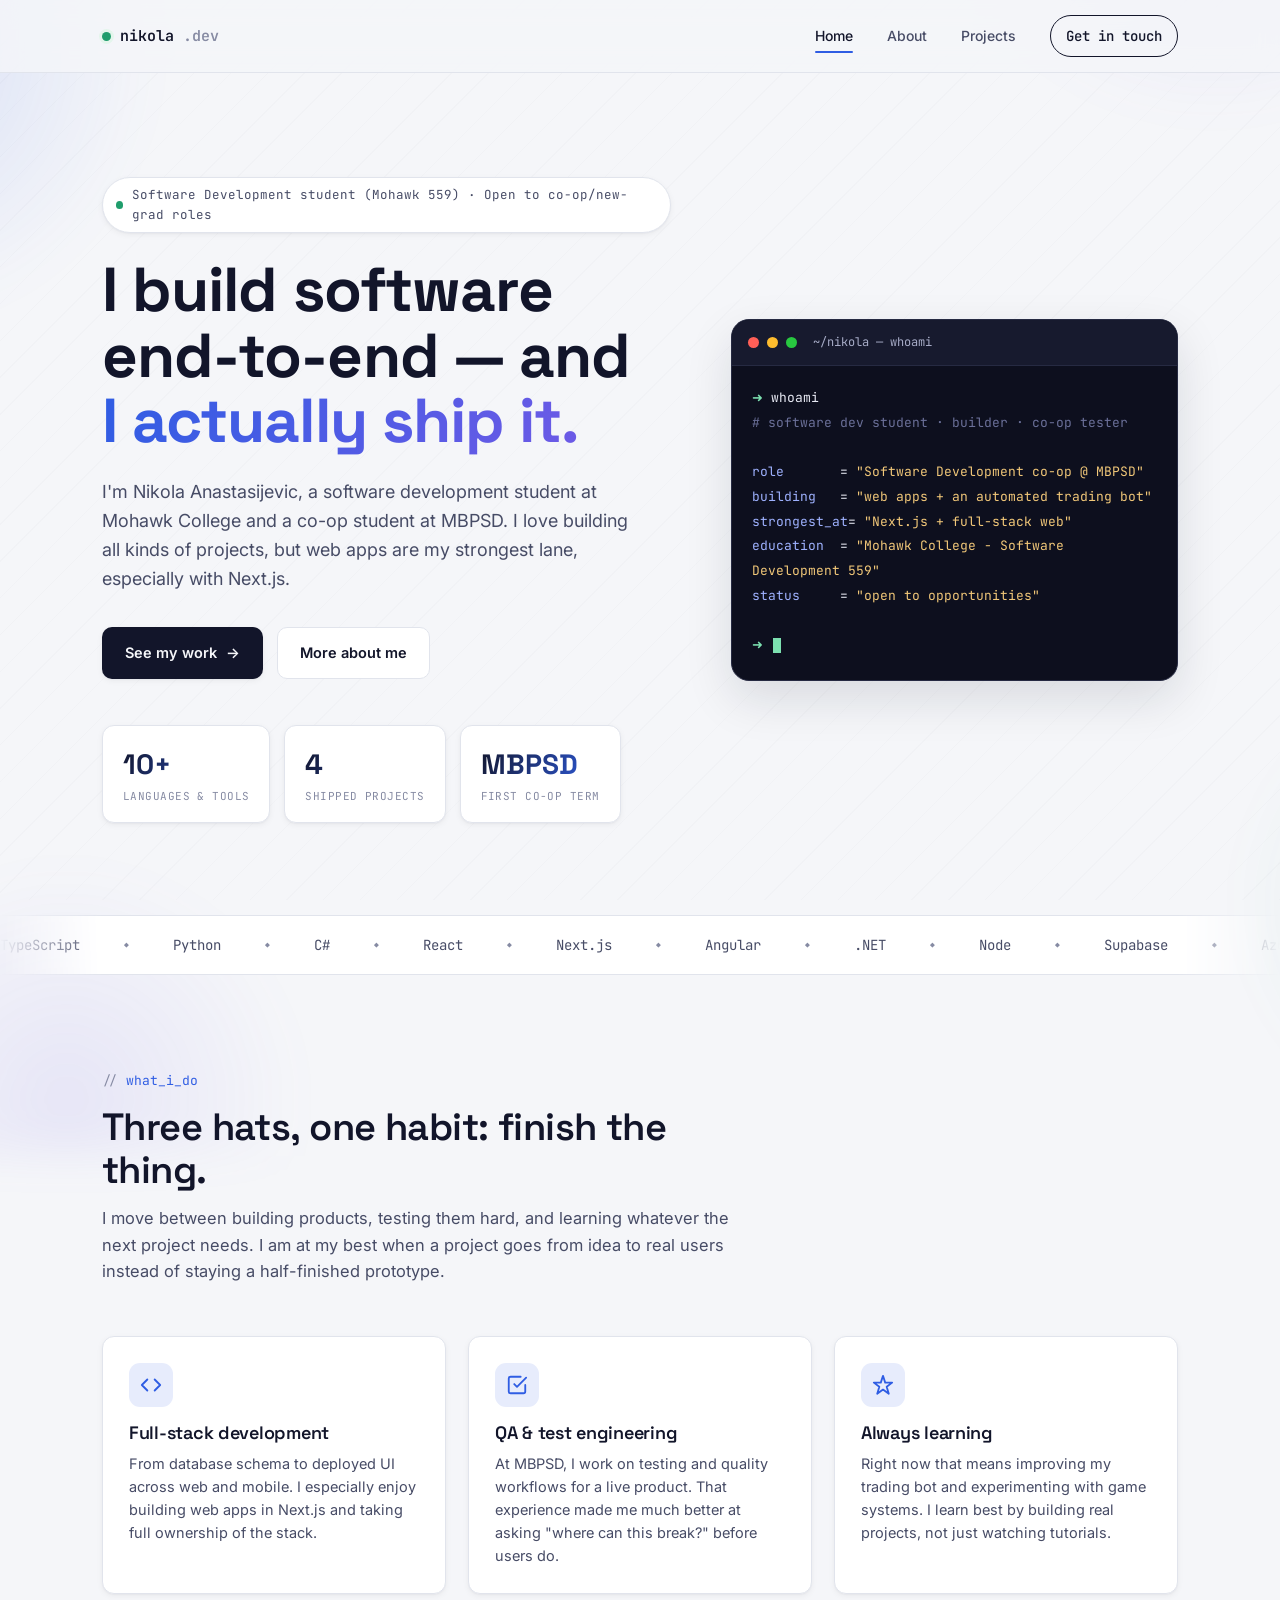
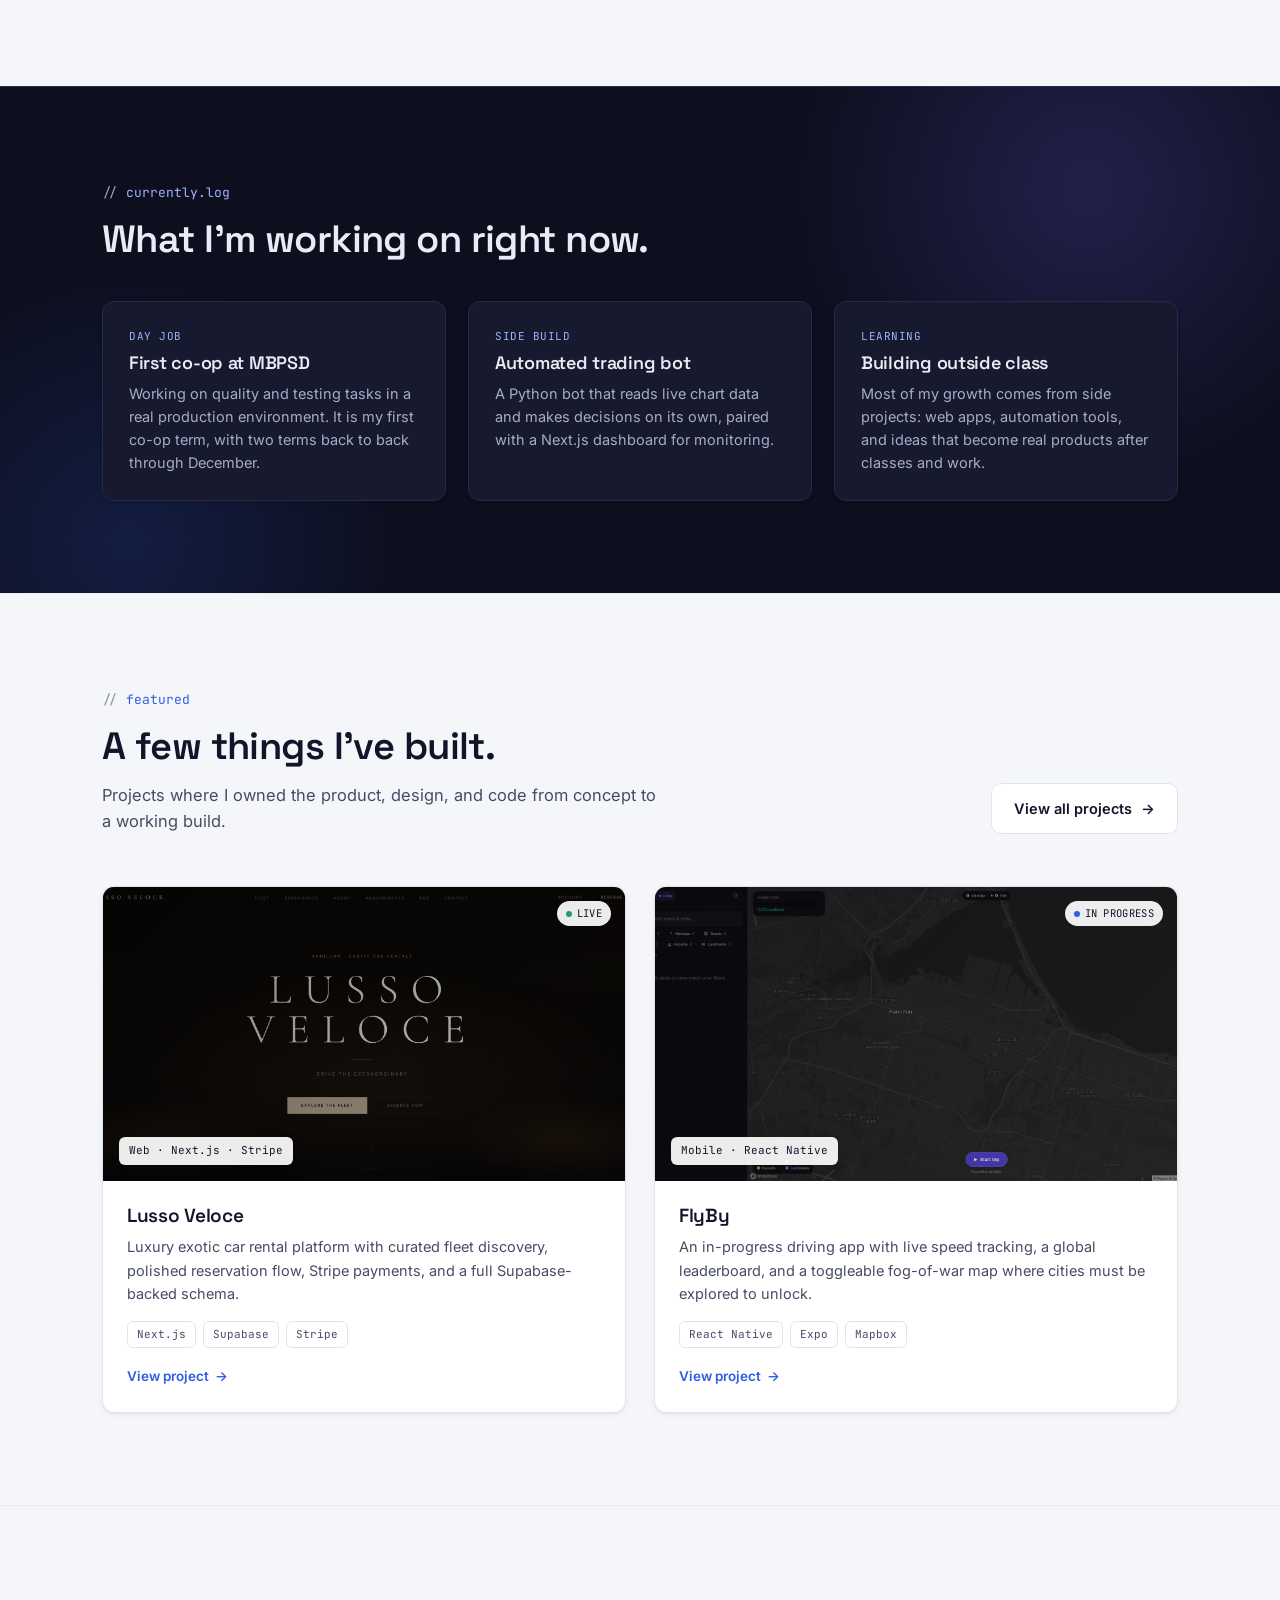
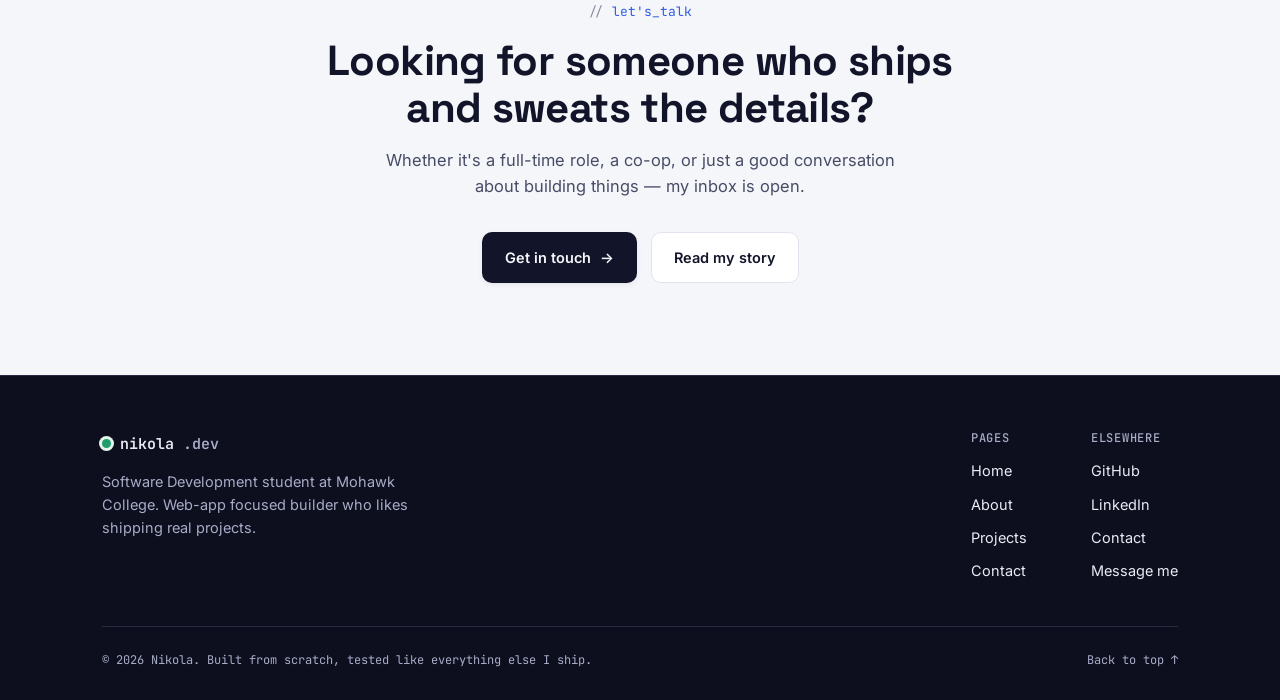
<file: index.html>
<!DOCTYPE html>
<html lang="en">
<head>
<meta charset="UTF-8">
<meta name="viewport" content="width=device-width, initial-scale=1.0">
<title>Nikola Anastasijevic — Software Development Student</title>
<meta name="description" content="Nikola Anastasijevic — software development student at Mohawk College, web-app focused builder, and co-op tester at MBPSD.">
<link rel="preconnect" href="https://fonts.googleapis.com">
<link rel="preconnect" href="https://fonts.gstatic.com" crossorigin>
<link href="https://fonts.googleapis.com/css2?family=Space+Grotesk:wght@400;500;600;700&family=Inter:wght@400;500;600&family=JetBrains+Mono:wght@400;500;600&display=swap" rel="stylesheet">
<link rel="stylesheet" href="assets/css/styles.css">
</head>
<body id="top">
<div class="page">

<!-- ===================== HEADER ===================== -->
<header class="site-header">
  <nav class="nav wrap">
    <a href="index.html" class="logo"><span class="dot"></span>nikola<span class="muted">.dev</span></a>
    <button class="nav-toggle mono" id="navToggle" aria-label="Toggle menu" aria-expanded="false">☰</button>
    <div class="nav-links" id="navLinks">
      <a href="index.html" class="active">Home</a>
      <a href="about.html">About</a>
      <a href="projects.html">Projects</a>
      <a href="contact.html" class="nav-cta">Get in touch</a>
    </div>
  </nav>
</header>

<main>

  <!-- ===================== HERO ===================== -->
  <section class="hero">
    <div class="wrap hero-grid">
      <div>
        <div class="hero-badge"><span class="dot"></span> Software Development student (Mohawk 559) · Open to co-op/new-grad roles</div>
        <h1>I build software<br>end&#8209;to&#8209;end — and<br><span class="accent">I actually ship it.</span></h1>
        <p class="lede">I'm Nikola Anastasijevic, a software development student at Mohawk College and a co-op student at MBPSD. I love building all kinds of projects, but web apps are my strongest lane, especially with Next.js.</p>
        <div class="hero-actions">
          <a href="projects.html" class="btn btn-primary">See my work <span class="arr">→</span></a>
          <a href="about.html" class="btn btn-ghost">More about me</a>
        </div>
        <div class="hero-facts">
          <div class="fact"><div class="num">10+</div><div class="label">Languages &amp; tools</div></div>
          <div class="fact"><div class="num">4</div><div class="label">Shipped projects</div></div>
          <div class="fact"><div class="num">MBPSD</div><div class="label">First co-op term</div></div>
        </div>
      </div>

      <!-- Terminal / status card -->
      <div class="terminal reveal">
        <div class="terminal-bar">
          <span class="tb r"></span><span class="tb y"></span><span class="tb g"></span>
          <span class="title">~/nikola — whoami</span>
        </div>
        <div class="terminal-body">
          <div class="row"><span class="t-prompt">➜</span> whoami</div>
          <div class="row"><span class="t-com"># software dev student · builder · co-op tester</span></div>
          <div class="row">&nbsp;</div>
          <div class="row"><span class="t-key">role</span>       = <span class="t-str">"Software Development co-op @ MBPSD"</span></div>
          <div class="row"><span class="t-key">building</span>   = <span class="t-str">"web apps + an automated trading bot"</span></div>
          <div class="row"><span class="t-key">strongest_at</span>= <span class="t-str">"Next.js + full-stack web"</span></div>
          <div class="row"><span class="t-key">education</span>  = <span class="t-str">"Mohawk College - Software Development 559"</span></div>
          <div class="row"><span class="t-key">status</span>     = <span class="t-str">"open to opportunities"</span></div>
          <div class="row">&nbsp;</div>
          <div class="row"><span class="t-prompt">➜</span> <span class="cursor"></span></div>
        </div>
      </div>
    </div>
  </section>

  <!-- ===================== MARQUEE ===================== -->
  <div class="marquee" aria-hidden="true">
    <div class="marquee-track">
      <span>TypeScript</span><span>Python</span><span>C#</span><span>React</span><span>Next.js</span><span>Angular</span><span>.NET</span><span>Node</span><span>Supabase</span><span>Azure DevOps</span><span>React Native</span><span>SQL</span>
      <span>TypeScript</span><span>Python</span><span>C#</span><span>React</span><span>Next.js</span><span>Angular</span><span>.NET</span><span>Node</span><span>Supabase</span><span>Azure DevOps</span><span>React Native</span><span>SQL</span>
    </div>
  </div>

  <!-- ===================== WHAT I DO ===================== -->
  <section>
    <div class="wrap">
      <div class="section-head reveal">
        <div class="eyebrow">what_i_do</div>
        <h2>Three hats, one habit: finish the thing.</h2>
        <p>I move between building products, testing them hard, and learning whatever the next project needs. I am at my best when a project goes from idea to real users instead of staying a half-finished prototype.</p>
      </div>
      <div class="grid-3">
        <div class="card reveal" data-delay="1">
          <div class="card-icon">
            <svg width="22" height="22" viewBox="0 0 24 24" fill="none" stroke="currentColor" stroke-width="2" stroke-linecap="round" stroke-linejoin="round"><polyline points="16 18 22 12 16 6"/><polyline points="8 6 2 12 8 18"/></svg>
          </div>
          <h3>Full-stack development</h3>
          <p>From database schema to deployed UI across web and mobile. I especially enjoy building web apps in Next.js and taking full ownership of the stack.</p>
        </div>
        <div class="card reveal" data-delay="2">
          <div class="card-icon">
            <svg width="22" height="22" viewBox="0 0 24 24" fill="none" stroke="currentColor" stroke-width="2" stroke-linecap="round" stroke-linejoin="round"><path d="M9 11l3 3L22 4"/><path d="M21 12v7a2 2 0 0 1-2 2H5a2 2 0 0 1-2-2V5a2 2 0 0 1 2-2h11"/></svg>
          </div>
          <h3>QA &amp; test engineering</h3>
          <p>At MBPSD, I work on testing and quality workflows for a live product. That experience made me much better at asking "where can this break?" before users do.</p>
        </div>
        <div class="card reveal" data-delay="3">
          <div class="card-icon">
            <svg width="22" height="22" viewBox="0 0 24 24" fill="none" stroke="currentColor" stroke-width="2" stroke-linecap="round" stroke-linejoin="round"><path d="M12 2l2.4 7.4H22l-6 4.5 2.3 7.6L12 17l-6.3 4.5L8 13.9 2 9.4h7.6z"/></svg>
          </div>
          <h3>Always learning</h3>
          <p>Right now that means improving my trading bot and experimenting with game systems. I learn best by building real projects, not just watching tutorials.</p>
        </div>
      </div>
    </div>
  </section>

  <!-- ===================== CURRENTLY ===================== -->
  <section class="section-dark">
    <div class="wrap">
      <div class="section-head reveal" style="margin-bottom:40px;">
        <div class="eyebrow">currently.log</div>
        <h2>What I'm working on right now.</h2>
      </div>
      <div class="grid-3">
        <div class="card reveal" data-delay="1" style="background:var(--night-soft); border-color:var(--night-line);">
          <div class="mono" style="font-size:11px; color:#9FB2FF; text-transform:uppercase; letter-spacing:.05em;">day job</div>
          <h3 style="color:var(--on-night); margin-top:8px;">First co-op at MBPSD</h3>
          <p style="color:var(--on-night-soft);">Working on quality and testing tasks in a real production environment. It is my first co-op term, with two terms back to back through December.</p>
        </div>
        <div class="card reveal" data-delay="2" style="background:var(--night-soft); border-color:var(--night-line);">
          <div class="mono" style="font-size:11px; color:#9FB2FF; text-transform:uppercase; letter-spacing:.05em;">side build</div>
          <h3 style="color:var(--on-night); margin-top:8px;">Automated trading bot</h3>
          <p style="color:var(--on-night-soft);">A Python bot that reads live chart data and makes decisions on its own, paired with a Next.js dashboard for monitoring.</p>
        </div>
        <div class="card reveal" data-delay="3" style="background:var(--night-soft); border-color:var(--night-line);">
          <div class="mono" style="font-size:11px; color:#9FB2FF; text-transform:uppercase; letter-spacing:.05em;">learning</div>
          <h3 style="color:var(--on-night); margin-top:8px;">Building outside class</h3>
          <p style="color:var(--on-night-soft);">Most of my growth comes from side projects: web apps, automation tools, and ideas that become real products after classes and work.</p>
        </div>
      </div>
    </div>
  </section>

  <!-- ===================== FEATURED PROJECTS ===================== -->
  <section>
    <div class="wrap">
      <div class="section-head reveal" style="display:flex; justify-content:space-between; align-items:flex-end; max-width:none; gap:24px; flex-wrap:wrap;">
        <div style="max-width:560px;">
          <div class="eyebrow">featured</div>
          <h2>A few things I've built.</h2>
          <p>Projects where I owned the product, design, and code from concept to a working build.</p>
        </div>
        <a href="projects.html" class="btn btn-ghost">View all projects <span class="arr">→</span></a>
      </div>

      <div class="project-grid">
        <div class="project-card reveal" data-delay="1">
          <div class="project-thumb thumb-1">
            <span class="status live"><span class="d"></span>live</span>
            <span class="tag">Web · Next.js · Stripe</span>
          </div>
          <div class="project-body">
            <h3>Lusso Veloce</h3>
            <p>Luxury exotic car rental platform with curated fleet discovery, polished reservation flow, Stripe payments, and a full Supabase-backed schema.</p>
            <div class="project-meta"><span>Next.js</span><span>Supabase</span><span>Stripe</span></div>
            <a href="https://lusso-veloce.vercel.app" class="project-link" target="_blank" rel="noopener noreferrer">View project <span class="arr">→</span></a>
          </div>
        </div>

        <div class="project-card reveal" data-delay="2">
          <div class="project-thumb thumb-2">
            <span class="status build"><span class="d"></span>in progress</span>
            <span class="tag">Mobile · React Native</span>
          </div>
          <div class="project-body">
            <h3>FlyBy</h3>
            <p>An in-progress driving app with live speed tracking, a global leaderboard, and a toggleable fog-of-war map where cities must be explored to unlock.</p>
            <div class="project-meta"><span>React Native</span><span>Expo</span><span>Mapbox</span></div>
            <a href="https://fly-by-rosy.vercel.app/" class="project-link" target="_blank" rel="noopener noreferrer">View project <span class="arr">→</span></a>
          </div>
        </div>
      </div>
    </div>
  </section>

  <!-- ===================== CTA BAND ===================== -->
  <section class="cta-band">
    <div class="wrap reveal">
      <div class="eyebrow center" style="justify-content:center;">let's_talk</div>
      <h2>Looking for someone who ships and sweats the details?</h2>
      <p>Whether it's a full-time role, a co-op, or just a good conversation about building things — my inbox is open.</p>
      <div class="hero-actions">
        <a href="contact.html" class="btn btn-primary">Get in touch <span class="arr">→</span></a>
        <a href="about.html" class="btn btn-ghost">Read my story</a>
      </div>
    </div>
  </section>

</main>

<!-- ===================== FOOTER ===================== -->
<footer class="site-footer">
  <div class="wrap">
    <div class="footer-top">
      <div class="footer-brand">
        <a href="index.html" class="logo"><span class="dot"></span>nikola<span class="muted">.dev</span></a>
        <p>Software Development student at Mohawk College. Web-app focused builder who likes shipping real projects.</p>
      </div>
      <div class="footer-cols">
        <div class="footer-col">
          <h4>Pages</h4>
          <a href="index.html">Home</a>
          <a href="about.html">About</a>
          <a href="projects.html">Projects</a>
          <a href="contact.html">Contact</a>
        </div>
        <div class="footer-col">
          <h4>Elsewhere</h4>
          <a href="https://github.com/Sirmira1" target="_blank" rel="noopener noreferrer">GitHub</a>
          <a href="https://www.linkedin.com/in/nikola-anastasijevic-a737632ba/" target="_blank" rel="noopener noreferrer">LinkedIn</a>
          <a href="contact.html">Contact</a>
          <a href="https://www.linkedin.com/in/nikola-anastasijevic-a737632ba/" target="_blank" rel="noopener noreferrer">Message me</a>
        </div>
      </div>
    </div>
    <div class="footer-bottom">
      <span>© <span id="year">2026</span> Nikola. Built from scratch, tested like everything else I ship.</span>
      <a href="#top">Back to top ↑</a>
    </div>
  </div>
</footer>

</div>
<script src="assets/js/main.js"></script>
</body>
</html>
</file>
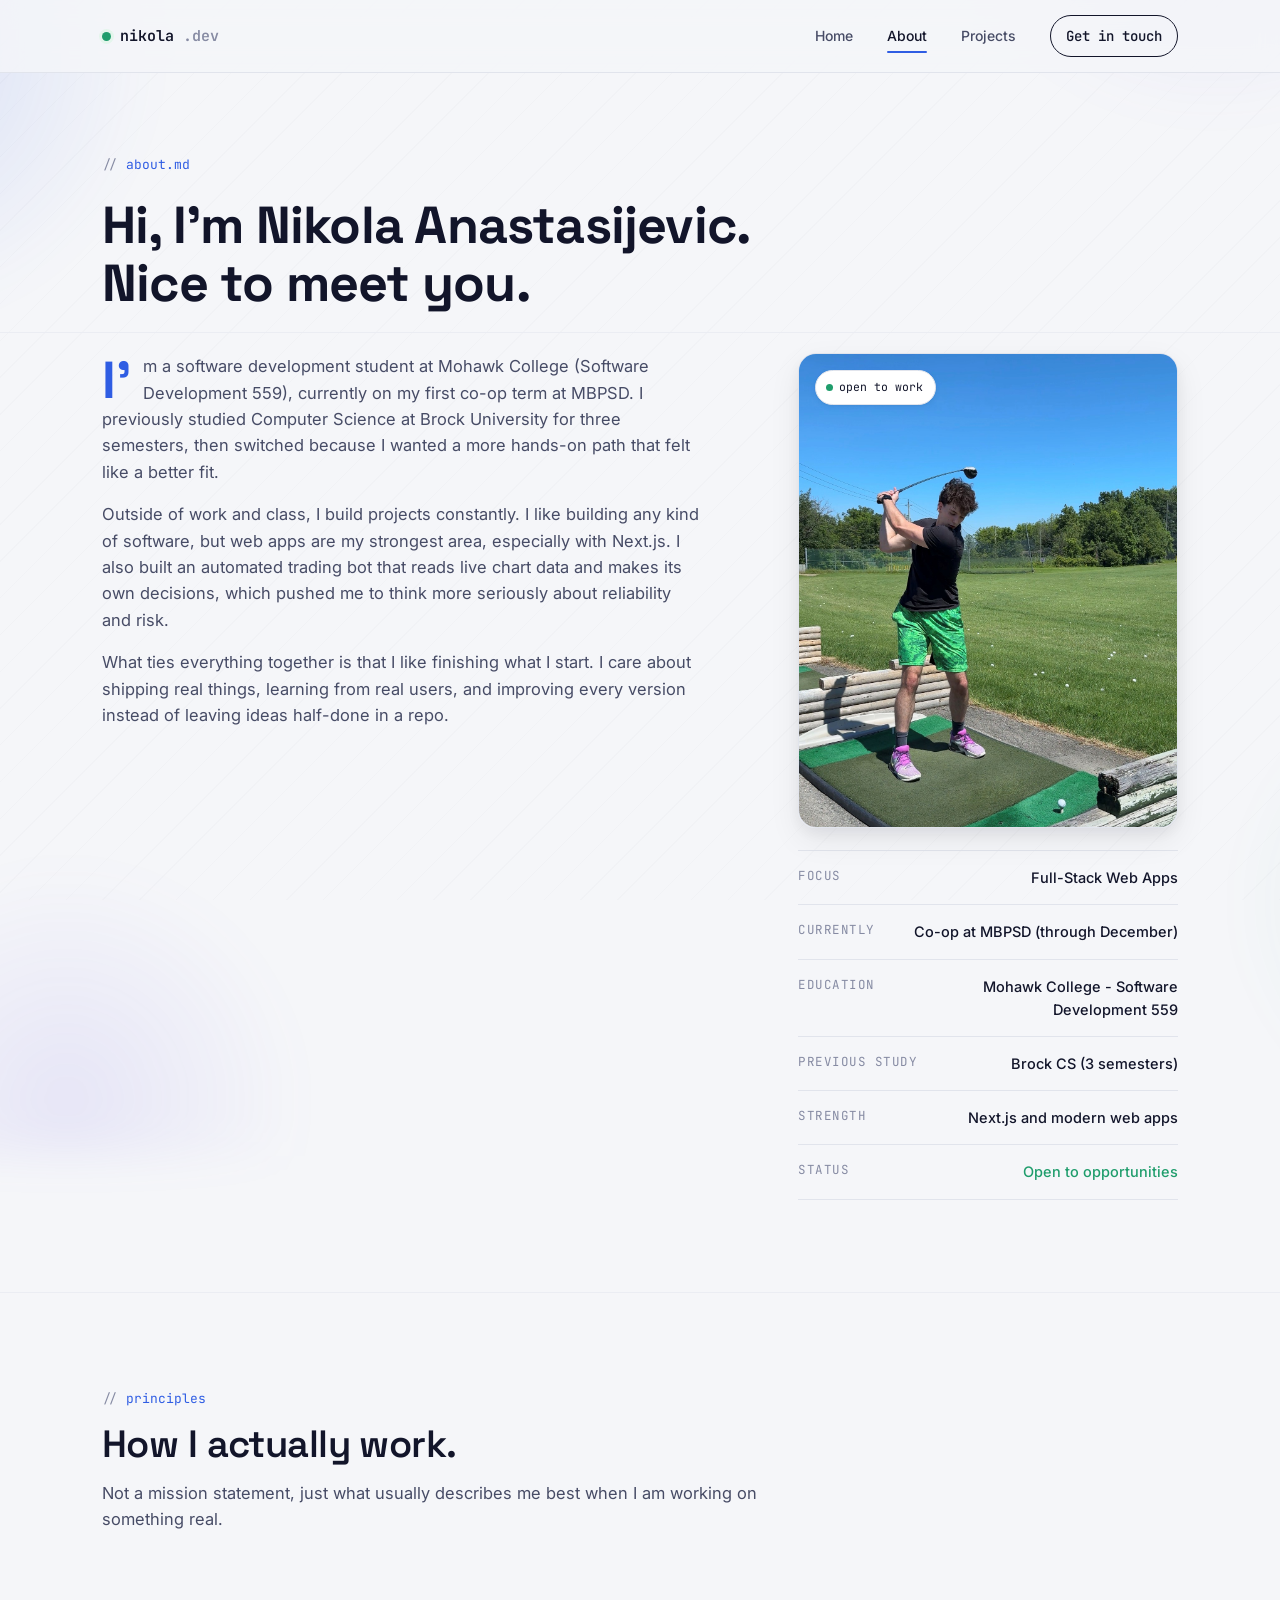
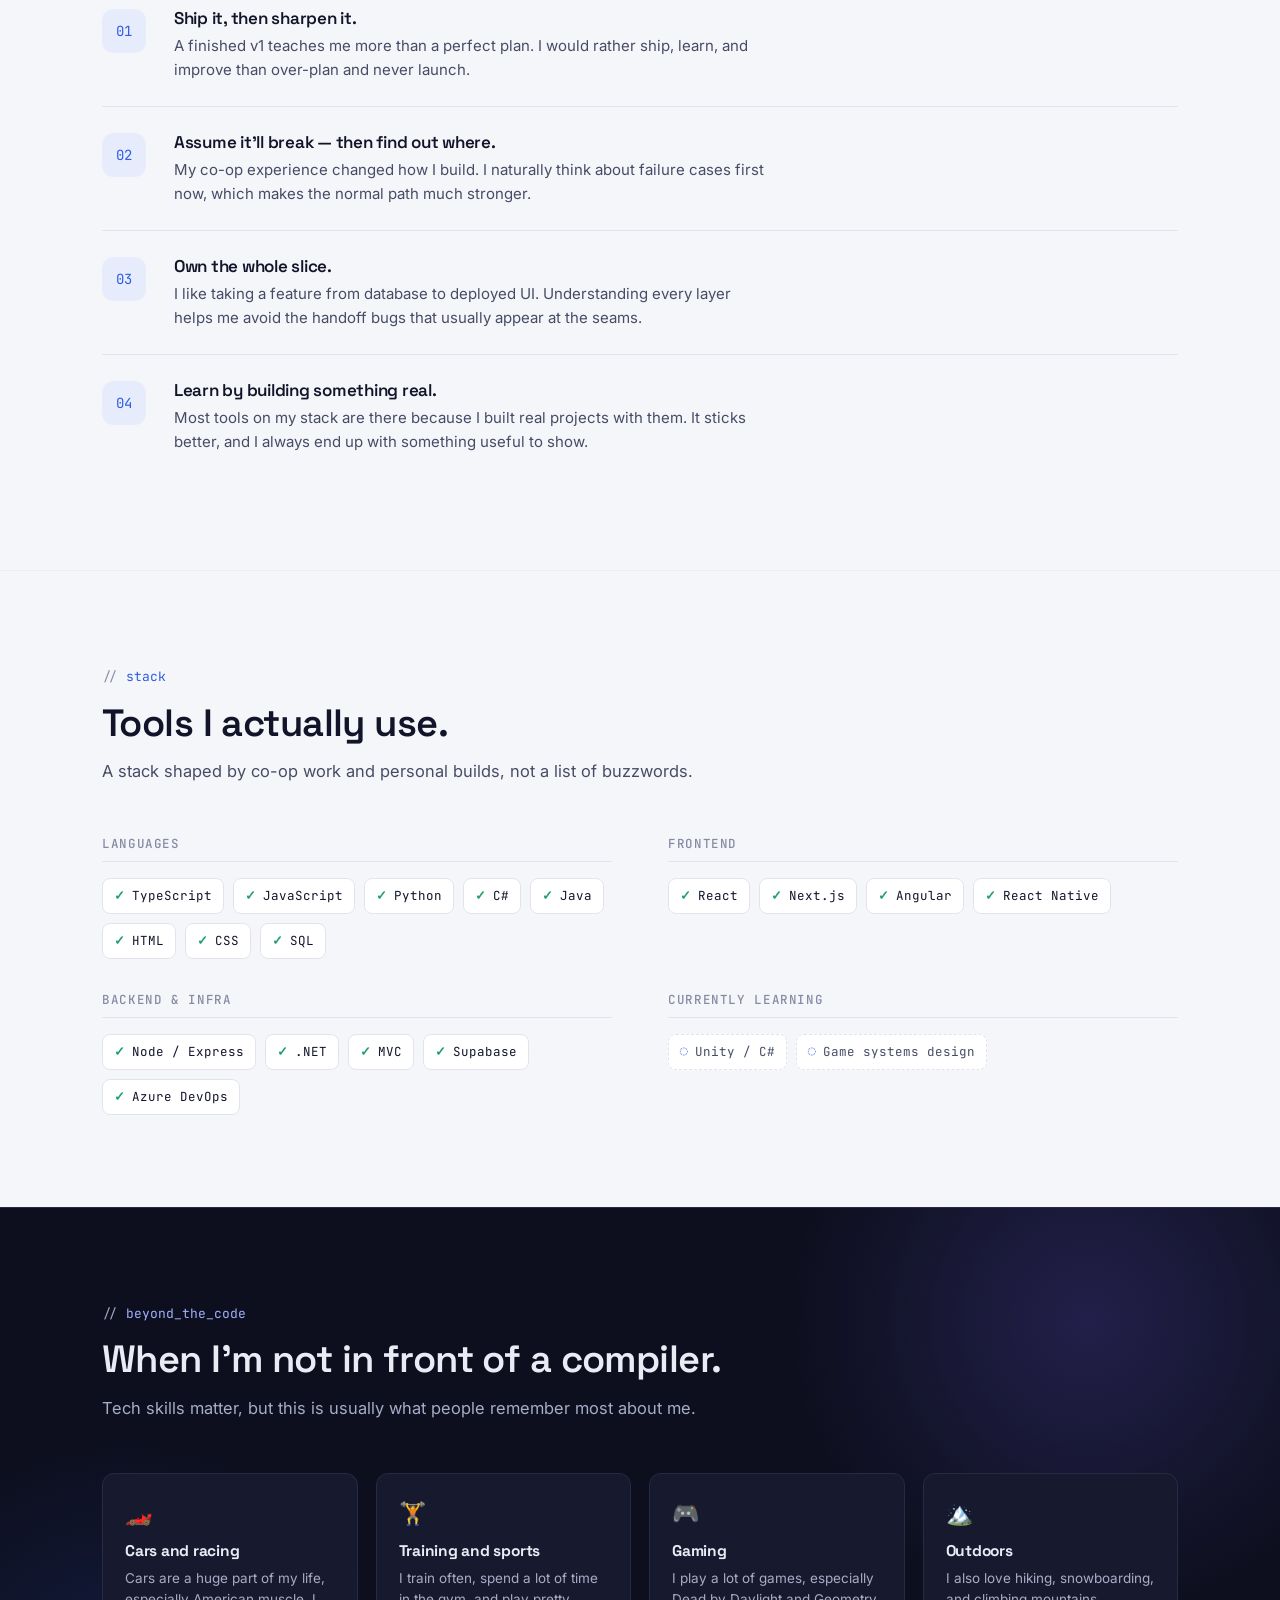
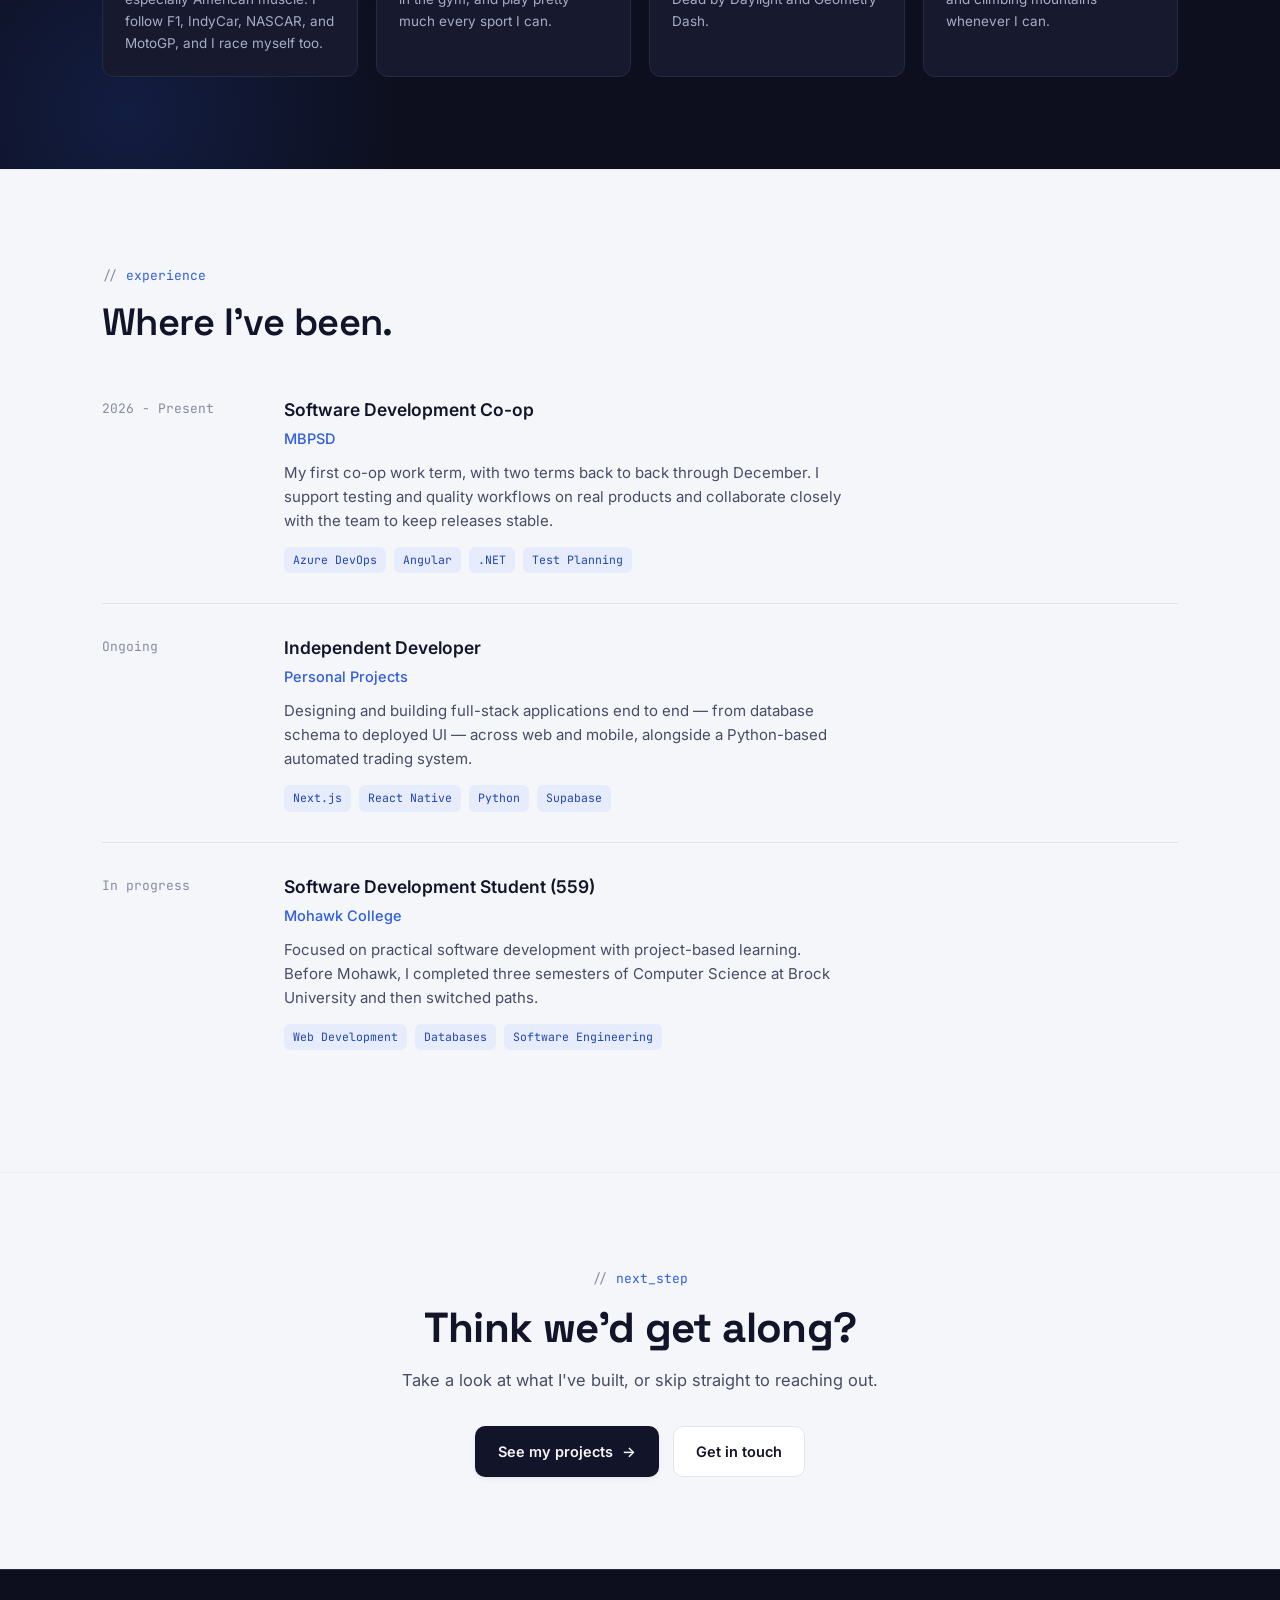
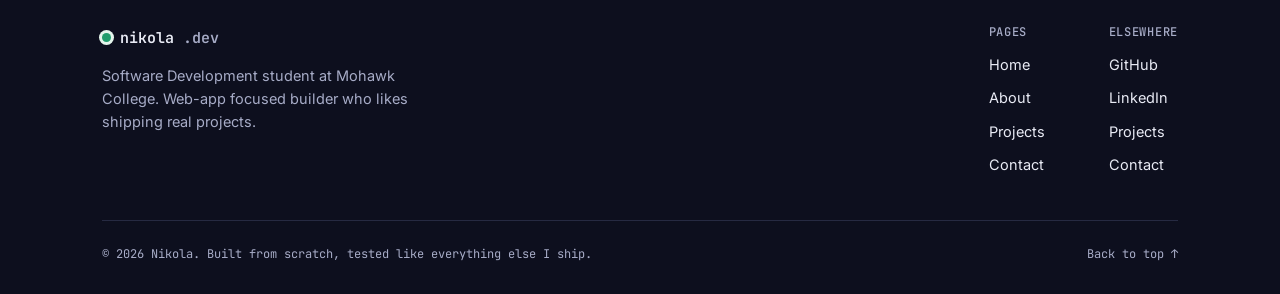
<file: about.html>
<!DOCTYPE html>
<html lang="en">
<head>
<meta charset="UTF-8">
<meta name="viewport" content="width=device-width, initial-scale=1.0">
<title>About — Nikola Anastasijevic</title>
<meta name="description" content="About Nikola Anastasijevic: software development student at Mohawk College, co-op at MBPSD, and project-driven full-stack builder.">
<link rel="preconnect" href="https://fonts.googleapis.com">
<link rel="preconnect" href="https://fonts.gstatic.com" crossorigin>
<link href="https://fonts.googleapis.com/css2?family=Space+Grotesk:wght@400;500;600;700&family=Inter:wght@400;500;600&family=JetBrains+Mono:wght@400;500;600&display=swap" rel="stylesheet">
<link rel="stylesheet" href="assets/css/styles.css">
</head>
<body id="top">
<div class="page">

<!-- ===================== HEADER ===================== -->
<header class="site-header">
  <nav class="nav wrap">
    <a href="index.html" class="logo"><span class="dot"></span>nikola<span class="muted">.dev</span></a>
    <button class="nav-toggle mono" id="navToggle" aria-label="Toggle menu" aria-expanded="false">☰</button>
    <div class="nav-links" id="navLinks">
      <a href="index.html">Home</a>
      <a href="about.html" class="active">About</a>
      <a href="projects.html">Projects</a>
      <a href="contact.html" class="nav-cta">Get in touch</a>
    </div>
  </nav>
</header>

<main>

  <!-- ===================== PAGE HERO / STORY ===================== -->
  <section class="page-hero">
    <div class="wrap">
      <div class="eyebrow reveal">about.md</div>
      <h1 class="reveal">Hi, I'm Nikola Anastasijevic.<br>Nice to meet you.</h1>
    </div>
  </section>

  <section style="padding-top:20px;">
    <div class="wrap about-hero-grid">
      <div class="story reveal">
        <p>I'm a software development student at Mohawk College (Software Development 559), currently on my first co-op term at MBPSD. I previously studied Computer Science at Brock University for three semesters, then switched because I wanted a more hands-on path that felt like a better fit.</p>
        <p>Outside of work and class, I build projects constantly. I like building any kind of software, but web apps are my strongest area, especially with Next.js. I also built an automated trading bot that reads live chart data and makes its own decisions, which pushed me to think more seriously about reliability and risk.</p>
        <p>What ties everything together is that I like finishing what I start. I care about shipping real things, learning from real users, and improving every version instead of leaving ideas half-done in a repo.</p>
      </div>

      <div class="reveal">
        <div class="portrait-frame">
          <div class="portrait-tag"><span class="dot"></span>open to work</div>
          <img src="assets/ppp.jpg" alt="Nikola Anastasijevic portrait" class="portrait-photo">
        </div>
        <div class="quickfacts" style="margin-top:22px;">
          <div><span class="k">Focus</span><span class="v">Full-Stack Web Apps</span></div>
          <div><span class="k">Currently</span><span class="v">Co-op at MBPSD (through December)</span></div>
          <div><span class="k">Education</span><span class="v">Mohawk College - Software Development 559</span></div>
          <div><span class="k">Previous Study</span><span class="v">Brock CS (3 semesters)</span></div>
          <div><span class="k">Strength</span><span class="v">Next.js and modern web apps</span></div>
          <div><span class="k">Status</span><span class="v" style="color:var(--pass)">Open to opportunities</span></div>
        </div>
      </div>
    </div>
  </section>

  <!-- ===================== HOW I WORK ===================== -->
  <section>
    <div class="wrap">
      <div class="section-head reveal">
        <div class="eyebrow">principles</div>
        <h2>How I actually work.</h2>
        <p>Not a mission statement, just what usually describes me best when I am working on something real.</p>
      </div>
      <div class="principles">
        <div class="principle reveal">
          <div class="no">01</div>
          <div>
            <h4>Ship it, then sharpen it.</h4>
            <p>A finished v1 teaches me more than a perfect plan. I would rather ship, learn, and improve than over-plan and never launch.</p>
          </div>
        </div>
        <div class="principle reveal">
          <div class="no">02</div>
          <div>
            <h4>Assume it'll break — then find out where.</h4>
            <p>My co-op experience changed how I build. I naturally think about failure cases first now, which makes the normal path much stronger.</p>
          </div>
        </div>
        <div class="principle reveal">
          <div class="no">03</div>
          <div>
            <h4>Own the whole slice.</h4>
            <p>I like taking a feature from database to deployed UI. Understanding every layer helps me avoid the handoff bugs that usually appear at the seams.</p>
          </div>
        </div>
        <div class="principle reveal">
          <div class="no">04</div>
          <div>
            <h4>Learn by building something real.</h4>
            <p>Most tools on my stack are there because I built real projects with them. It sticks better, and I always end up with something useful to show.</p>
          </div>
        </div>
      </div>
    </div>
  </section>

  <!-- ===================== STACK ===================== -->
  <section>
    <div class="wrap">
      <div class="section-head reveal">
        <div class="eyebrow">stack</div>
        <h2>Tools I actually use.</h2>
        <p>A stack shaped by co-op work and personal builds, not a list of buzzwords.</p>
      </div>
      <div class="stack-groups reveal">
        <div class="stack-group">
          <h3>Languages</h3>
          <div class="chip-row">
            <span class="chip pass">TypeScript</span>
            <span class="chip pass">JavaScript</span>
            <span class="chip pass">Python</span>
            <span class="chip pass">C#</span>
            <span class="chip pass">Java</span>
            <span class="chip pass">HTML</span>
            <span class="chip pass">CSS</span>
            <span class="chip pass">SQL</span>
          </div>
        </div>
        <div class="stack-group">
          <h3>Frontend</h3>
          <div class="chip-row">
            <span class="chip pass">React</span>
            <span class="chip pass">Next.js</span>
            <span class="chip pass">Angular</span>
            <span class="chip pass">React Native</span>
          </div>
        </div>
        <div class="stack-group">
          <h3>Backend &amp; Infra</h3>
          <div class="chip-row">
            <span class="chip pass">Node / Express</span>
            <span class="chip pass">.NET</span>
            <span class="chip pass">MVC</span>
            <span class="chip pass">Supabase</span>
            <span class="chip pass">Azure DevOps</span>
          </div>
        </div>
        <div class="stack-group">
          <h3>Currently learning</h3>
          <div class="chip-row">
            <span class="chip wip">Unity / C#</span>
            <span class="chip wip">Game systems design</span>
          </div>
        </div>
      </div>
    </div>
  </section>

  <!-- ===================== BEYOND THE CODE ===================== -->
  <section class="section-dark">
    <div class="wrap">
      <div class="section-head reveal">
        <div class="eyebrow">beyond_the_code</div>
        <h2>When I'm not in front of a compiler.</h2>
        <p>Tech skills matter, but this is usually what people remember most about me.</p>
      </div>
      <div class="beyond-grid">
        <div class="beyond-card reveal" data-delay="1">
          <div class="emoji">🏎️</div>
          <h4>Cars and racing</h4>
          <p>Cars are a huge part of my life, especially American muscle. I follow F1, IndyCar, NASCAR, and MotoGP, and I race myself too.</p>
        </div>
        <div class="beyond-card reveal" data-delay="2">
          <div class="emoji">🏋️</div>
          <h4>Training and sports</h4>
          <p>I train often, spend a lot of time in the gym, and play pretty much every sport I can.</p>
        </div>
        <div class="beyond-card reveal" data-delay="3">
          <div class="emoji">🎮</div>
          <h4>Gaming</h4>
          <p>I play a lot of games, especially Dead by Daylight and Geometry Dash.</p>
        </div>
        <div class="beyond-card reveal" data-delay="3">
          <div class="emoji">🏔️</div>
          <h4>Outdoors</h4>
          <p>I also love hiking, snowboarding, and climbing mountains whenever I can.</p>
        </div>
      </div>
    </div>
  </section>

  <!-- ===================== EXPERIENCE ===================== -->
  <section>
    <div class="wrap">
      <div class="section-head reveal">
        <div class="eyebrow">experience</div>
        <h2>Where I've been.</h2>
      </div>
      <div class="timeline reveal">
        <div class="tl-item">
          <div class="tl-date">2026 - Present</div>
          <div>
            <div class="tl-role">Software Development Co-op</div>
            <div class="tl-org">MBPSD</div>
            <p class="tl-desc">My first co-op work term, with two terms back to back through December. I support testing and quality workflows on real products and collaborate closely with the team to keep releases stable.</p>
            <div class="tl-tags"><span>Azure DevOps</span><span>Angular</span><span>.NET</span><span>Test Planning</span></div>
          </div>
        </div>
        <div class="tl-item">
          <div class="tl-date">Ongoing</div>
          <div>
            <div class="tl-role">Independent Developer</div>
            <div class="tl-org">Personal Projects</div>
            <p class="tl-desc">Designing and building full-stack applications end to end — from database schema to deployed UI — across web and mobile, alongside a Python-based automated trading system.</p>
            <div class="tl-tags"><span>Next.js</span><span>React Native</span><span>Python</span><span>Supabase</span></div>
          </div>
        </div>
        <div class="tl-item">
          <div class="tl-date">In progress</div>
          <div>
            <div class="tl-role">Software Development Student (559)</div>
            <div class="tl-org">Mohawk College</div>
            <p class="tl-desc">Focused on practical software development with project-based learning. Before Mohawk, I completed three semesters of Computer Science at Brock University and then switched paths.</p>
            <div class="tl-tags"><span>Web Development</span><span>Databases</span><span>Software Engineering</span></div>
          </div>
        </div>
      </div>
    </div>
  </section>

  <!-- ===================== CTA BAND ===================== -->
  <section class="cta-band">
    <div class="wrap reveal">
      <div class="eyebrow center" style="justify-content:center;">next_step</div>
      <h2>Think we'd get along?</h2>
      <p>Take a look at what I've built, or skip straight to reaching out.</p>
      <div class="hero-actions">
        <a href="projects.html" class="btn btn-primary">See my projects <span class="arr">→</span></a>
        <a href="contact.html" class="btn btn-ghost">Get in touch</a>
      </div>
    </div>
  </section>

</main>

<!-- ===================== FOOTER ===================== -->
<footer class="site-footer">
  <div class="wrap">
    <div class="footer-top">
      <div class="footer-brand">
        <a href="index.html" class="logo"><span class="dot"></span>nikola<span class="muted">.dev</span></a>
        <p>Software Development student at Mohawk College. Web-app focused builder who likes shipping real projects.</p>
      </div>
      <div class="footer-cols">
        <div class="footer-col">
          <h4>Pages</h4>
          <a href="index.html">Home</a>
          <a href="about.html">About</a>
          <a href="projects.html">Projects</a>
          <a href="contact.html">Contact</a>
        </div>
        <div class="footer-col">
          <h4>Elsewhere</h4>
          <a href="https://github.com/Sirmira1" target="_blank" rel="noopener noreferrer">GitHub</a>
          <a href="https://www.linkedin.com/in/nikola-anastasijevic-a737632ba/" target="_blank" rel="noopener noreferrer">LinkedIn</a>
          <a href="projects.html">Projects</a>
          <a href="contact.html">Contact</a>
        </div>
      </div>
    </div>
    <div class="footer-bottom">
      <span>© <span id="year">2026</span> Nikola. Built from scratch, tested like everything else I ship.</span>
      <a href="#top">Back to top ↑</a>
    </div>
  </div>
</footer>

</div>
<script src="assets/js/main.js"></script>
</body>
</html>
</file>
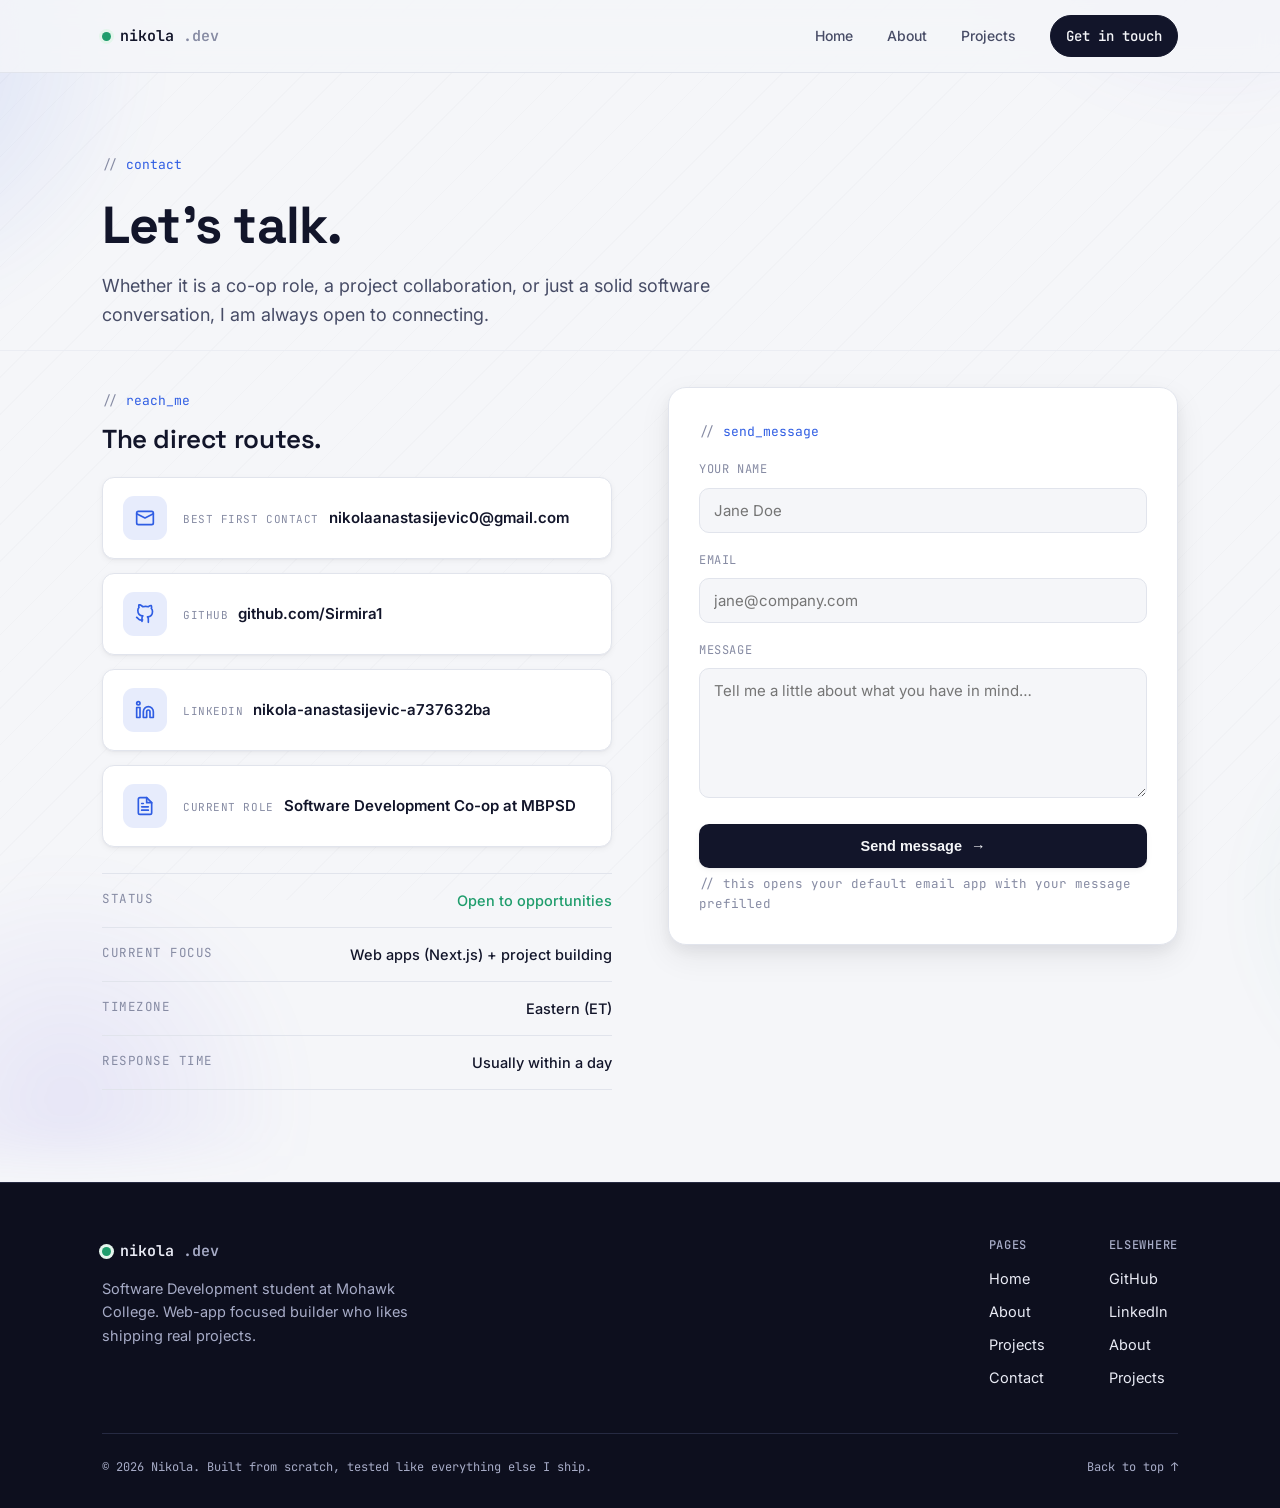
<file: contact.html>
<!DOCTYPE html>
<html lang="en">
<head>
<meta charset="UTF-8">
<meta name="viewport" content="width=device-width, initial-scale=1.0">
<title>Contact — Nikola Anastasijevic</title>
<meta name="description" content="Get in touch with Nikola Anastasijevic for co-op roles, project collaboration, or software opportunities.">
<link rel="preconnect" href="https://fonts.googleapis.com">
<link rel="preconnect" href="https://fonts.gstatic.com" crossorigin>
<link href="https://fonts.googleapis.com/css2?family=Space+Grotesk:wght@400;500;600;700&family=Inter:wght@400;500;600&family=JetBrains+Mono:wght@400;500;600&display=swap" rel="stylesheet">
<link rel="stylesheet" href="assets/css/styles.css">
</head>
<body id="top">
<div class="page">

<!-- ===================== HEADER ===================== -->
<header class="site-header">
  <nav class="nav wrap">
    <a href="index.html" class="logo"><span class="dot"></span>nikola<span class="muted">.dev</span></a>
    <button class="nav-toggle mono" id="navToggle" aria-label="Toggle menu" aria-expanded="false">☰</button>
    <div class="nav-links" id="navLinks">
      <a href="index.html">Home</a>
      <a href="about.html">About</a>
      <a href="projects.html">Projects</a>
      <a href="contact.html" class="nav-cta active">Get in touch</a>
    </div>
  </nav>
</header>

<main>

  <!-- ===================== PAGE HERO ===================== -->
  <section class="page-hero">
    <div class="wrap">
      <div class="eyebrow reveal">contact</div>
      <h1 class="reveal">Let's talk.</h1>
      <p class="lede reveal">Whether it is a co-op role, a project collaboration, or just a solid software conversation, I am always open to connecting.</p>
    </div>
  </section>

  <!-- ===================== CONTACT ===================== -->
  <section style="padding-top:36px;">
    <div class="wrap contact-grid">

      <!-- Channels -->
      <div class="reveal">
        <div class="eyebrow">reach_me</div>
        <h2 style="font-size:26px; font-weight:600; margin-bottom:22px;">The direct routes.</h2>
        <div class="contact-channels">
          <a class="channel" href="mailto:nikolaanastasijevic0@gmail.com">
            <span class="ic">
              <svg width="20" height="20" viewBox="0 0 24 24" fill="none" stroke="currentColor" stroke-width="2" stroke-linecap="round" stroke-linejoin="round"><rect x="2" y="4" width="20" height="16" rx="2"/><path d="m22 7-10 5L2 7"/></svg>
            </span>
            <span class="meta"><span class="k">Best first contact</span><span class="v">nikolaanastasijevic0@gmail.com</span></span>
          </a>
          <a class="channel" href="https://github.com/Sirmira1" target="_blank" rel="noopener noreferrer">
            <span class="ic">
              <svg width="20" height="20" viewBox="0 0 24 24" fill="none" stroke="currentColor" stroke-width="2" stroke-linecap="round" stroke-linejoin="round"><path d="M9 19c-5 1.5-5-2.5-7-3m14 6v-3.9a3.4 3.4 0 0 0-1-2.6c3-.3 6-1.5 6-6.6a5.1 5.1 0 0 0-1.4-3.5 4.8 4.8 0 0 0-.1-3.5s-1.1-.3-3.6 1.4a12.3 12.3 0 0 0-6.4 0C6 .4 4.9.7 4.9.7a4.8 4.8 0 0 0-.1 3.5A5.1 5.1 0 0 0 3.4 7.7c0 5 3 6.3 6 6.6a3.4 3.4 0 0 0-1 2.6V21"/></svg>
            </span>
            <span class="meta"><span class="k">GitHub</span><span class="v">github.com/Sirmira1</span></span>
          </a>
          <a class="channel" href="https://www.linkedin.com/in/nikola-anastasijevic-a737632ba/" target="_blank" rel="noopener noreferrer">
            <span class="ic">
              <svg width="20" height="20" viewBox="0 0 24 24" fill="none" stroke="currentColor" stroke-width="2" stroke-linecap="round" stroke-linejoin="round"><path d="M16 8a6 6 0 0 1 6 6v7h-4v-7a2 2 0 0 0-4 0v7h-4v-7a6 6 0 0 1 6-6z"/><rect x="2" y="9" width="4" height="12"/><circle cx="4" cy="4" r="2"/></svg>
            </span>
            <span class="meta"><span class="k">LinkedIn</span><span class="v">nikola-anastasijevic-a737632ba</span></span>
          </a>
          <a class="channel" href="about.html">
            <span class="ic">
              <svg width="20" height="20" viewBox="0 0 24 24" fill="none" stroke="currentColor" stroke-width="2" stroke-linecap="round" stroke-linejoin="round"><path d="M14 2H6a2 2 0 0 0-2 2v16a2 2 0 0 0 2 2h12a2 2 0 0 0 2-2V8z"/><path d="M14 2v6h6"/><path d="M16 13H8M16 17H8M10 9H8"/></svg>
            </span>
            <span class="meta"><span class="k">Current role</span><span class="v">Software Development Co-op at MBPSD</span></span>
          </a>
        </div>

        <div class="quickfacts" style="margin-top:26px;">
          <div><span class="k">Status</span><span class="v" style="color:var(--pass)">Open to opportunities</span></div>
          <div><span class="k">Current focus</span><span class="v">Web apps (Next.js) + project building</span></div>
          <div><span class="k">Timezone</span><span class="v">Eastern (ET)</span></div>
          <div><span class="k">Response time</span><span class="v">Usually within a day</span></div>
        </div>
      </div>

      <!-- Form -->
      <div class="reveal">
        <form class="contact-form" id="contactForm" novalidate>
          <div class="eyebrow" style="margin-bottom:18px;">send_message</div>
          <div class="form-row">
            <label for="name">Your name</label>
            <input type="text" id="name" name="name" placeholder="Jane Doe" required autocomplete="name">
          </div>
          <div class="form-row">
            <label for="email">Email</label>
            <input type="email" id="email" name="email" placeholder="jane@company.com" required autocomplete="email">
          </div>
          <div class="form-row">
            <label for="message">Message</label>
            <textarea id="message" name="message" placeholder="Tell me a little about what you have in mind…" required></textarea>
          </div>
          <button type="submit" class="btn btn-primary" style="width:100%; justify-content:center;">Send message <span class="arr">→</span></button>
          <p class="form-note">// this opens your default email app with your message prefilled</p>
          <p class="form-status" id="formStatus" role="status" aria-live="polite"></p>
        </form>
      </div>

    </div>
  </section>

</main>

<!-- ===================== FOOTER ===================== -->
<footer class="site-footer">
  <div class="wrap">
    <div class="footer-top">
      <div class="footer-brand">
        <a href="index.html" class="logo"><span class="dot"></span>nikola<span class="muted">.dev</span></a>
        <p>Software Development student at Mohawk College. Web-app focused builder who likes shipping real projects.</p>
      </div>
      <div class="footer-cols">
        <div class="footer-col">
          <h4>Pages</h4>
          <a href="index.html">Home</a>
          <a href="about.html">About</a>
          <a href="projects.html">Projects</a>
          <a href="contact.html">Contact</a>
        </div>
        <div class="footer-col">
          <h4>Elsewhere</h4>
          <a href="https://github.com/Sirmira1" target="_blank" rel="noopener noreferrer">GitHub</a>
          <a href="https://www.linkedin.com/in/nikola-anastasijevic-a737632ba/" target="_blank" rel="noopener noreferrer">LinkedIn</a>
          <a href="about.html">About</a>
          <a href="projects.html">Projects</a>
        </div>
      </div>
    </div>
    <div class="footer-bottom">
      <span>© <span id="year">2026</span> Nikola. Built from scratch, tested like everything else I ship.</span>
      <a href="#top">Back to top ↑</a>
    </div>
  </div>
</footer>

</div>
<script src="assets/js/main.js"></script>
</body>
</html>
</file>
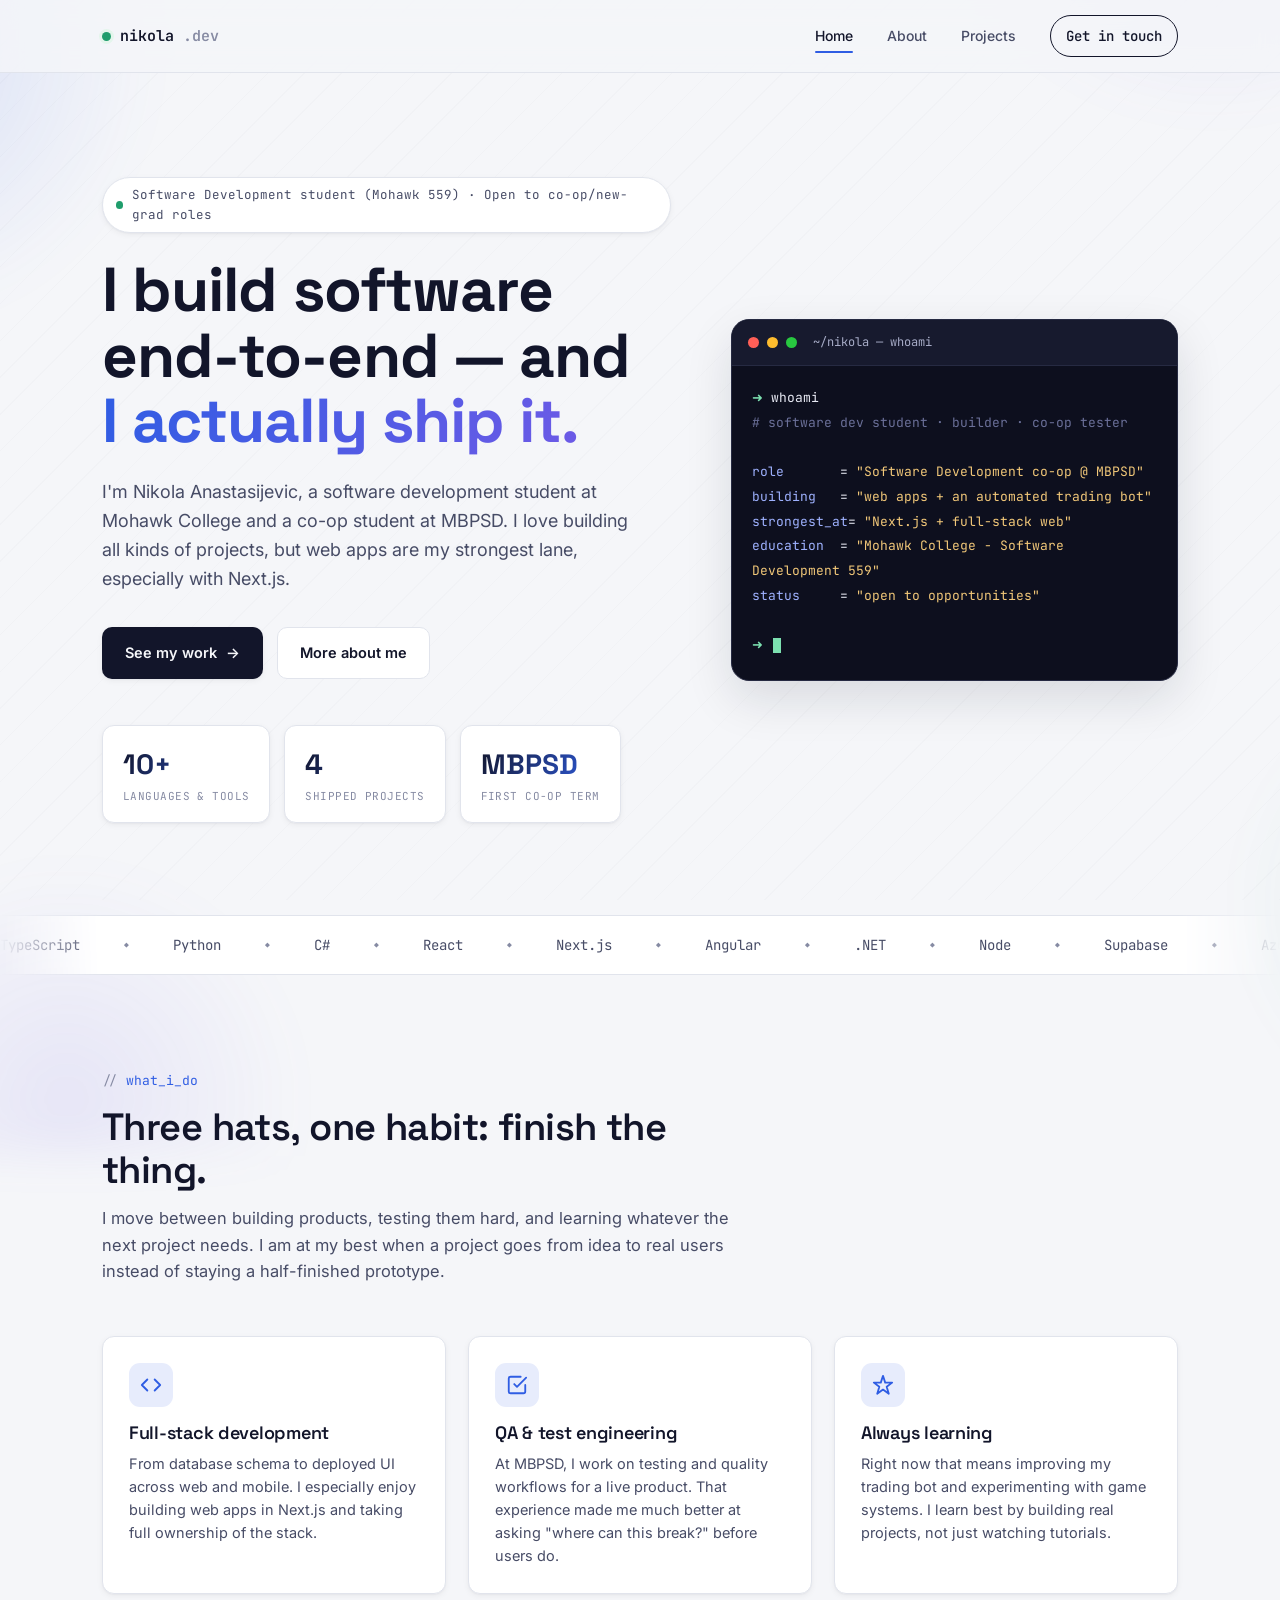
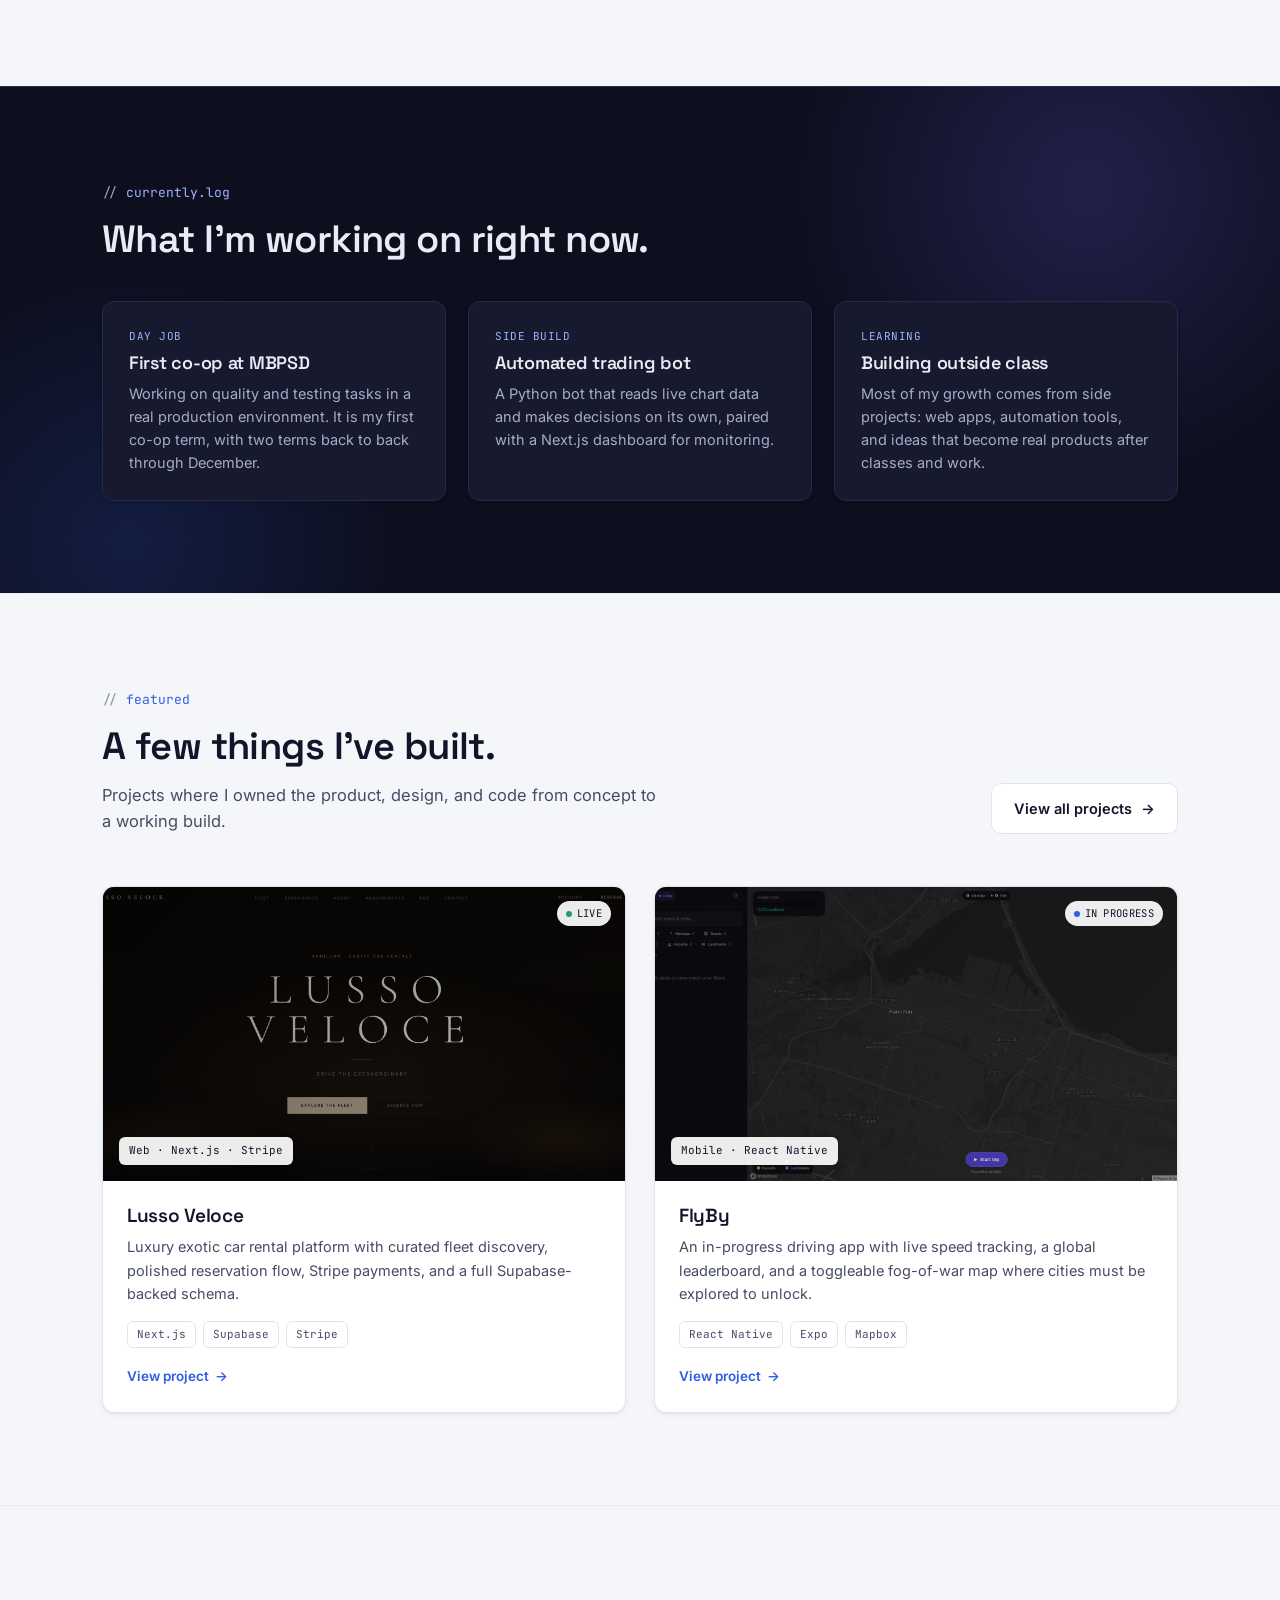
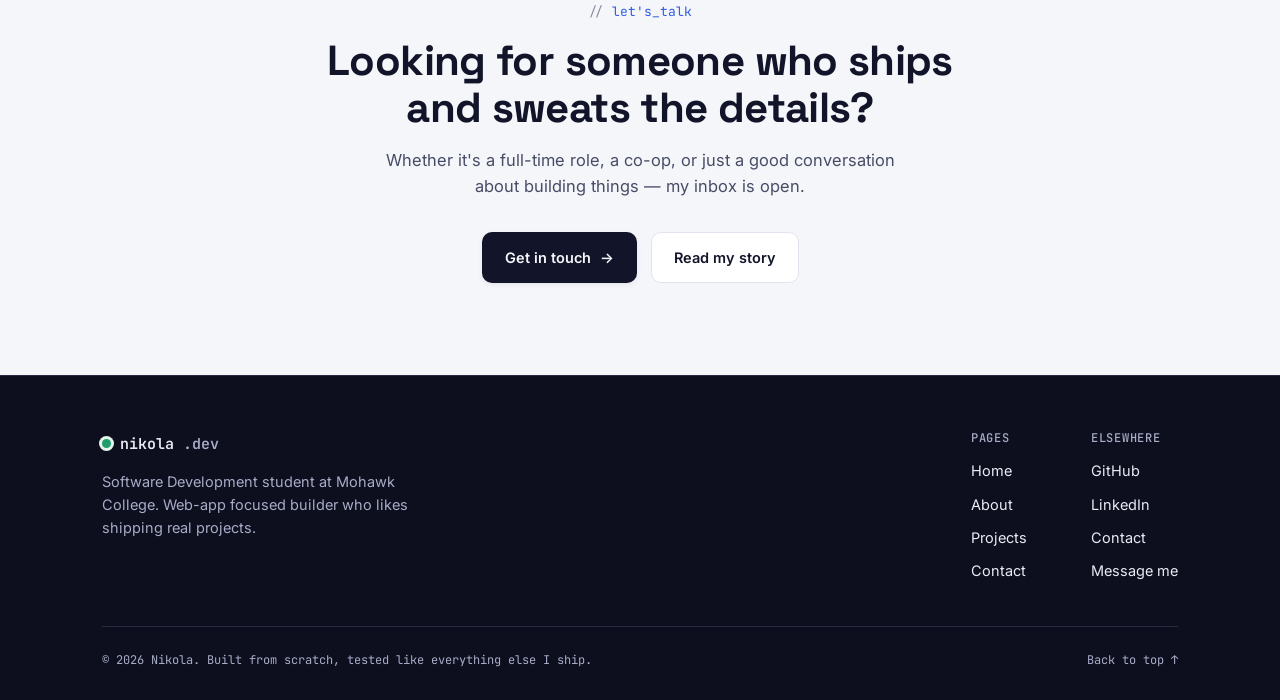
<file: portfolio.html>
<!DOCTYPE html>
<html lang="en">
<head>
<meta charset="UTF-8">
<meta name="viewport" content="width=device-width, initial-scale=1.0">
<title>Redirecting...</title>
<meta http-equiv="refresh" content="0; url=index.html">
<link rel="canonical" href="index.html">
</head>
<body>
<p>Redirecting to the main site... <a href="index.html">Continue</a></p>
<script>
  window.location.replace('index.html');
</script>
</body>
</html>
</file>
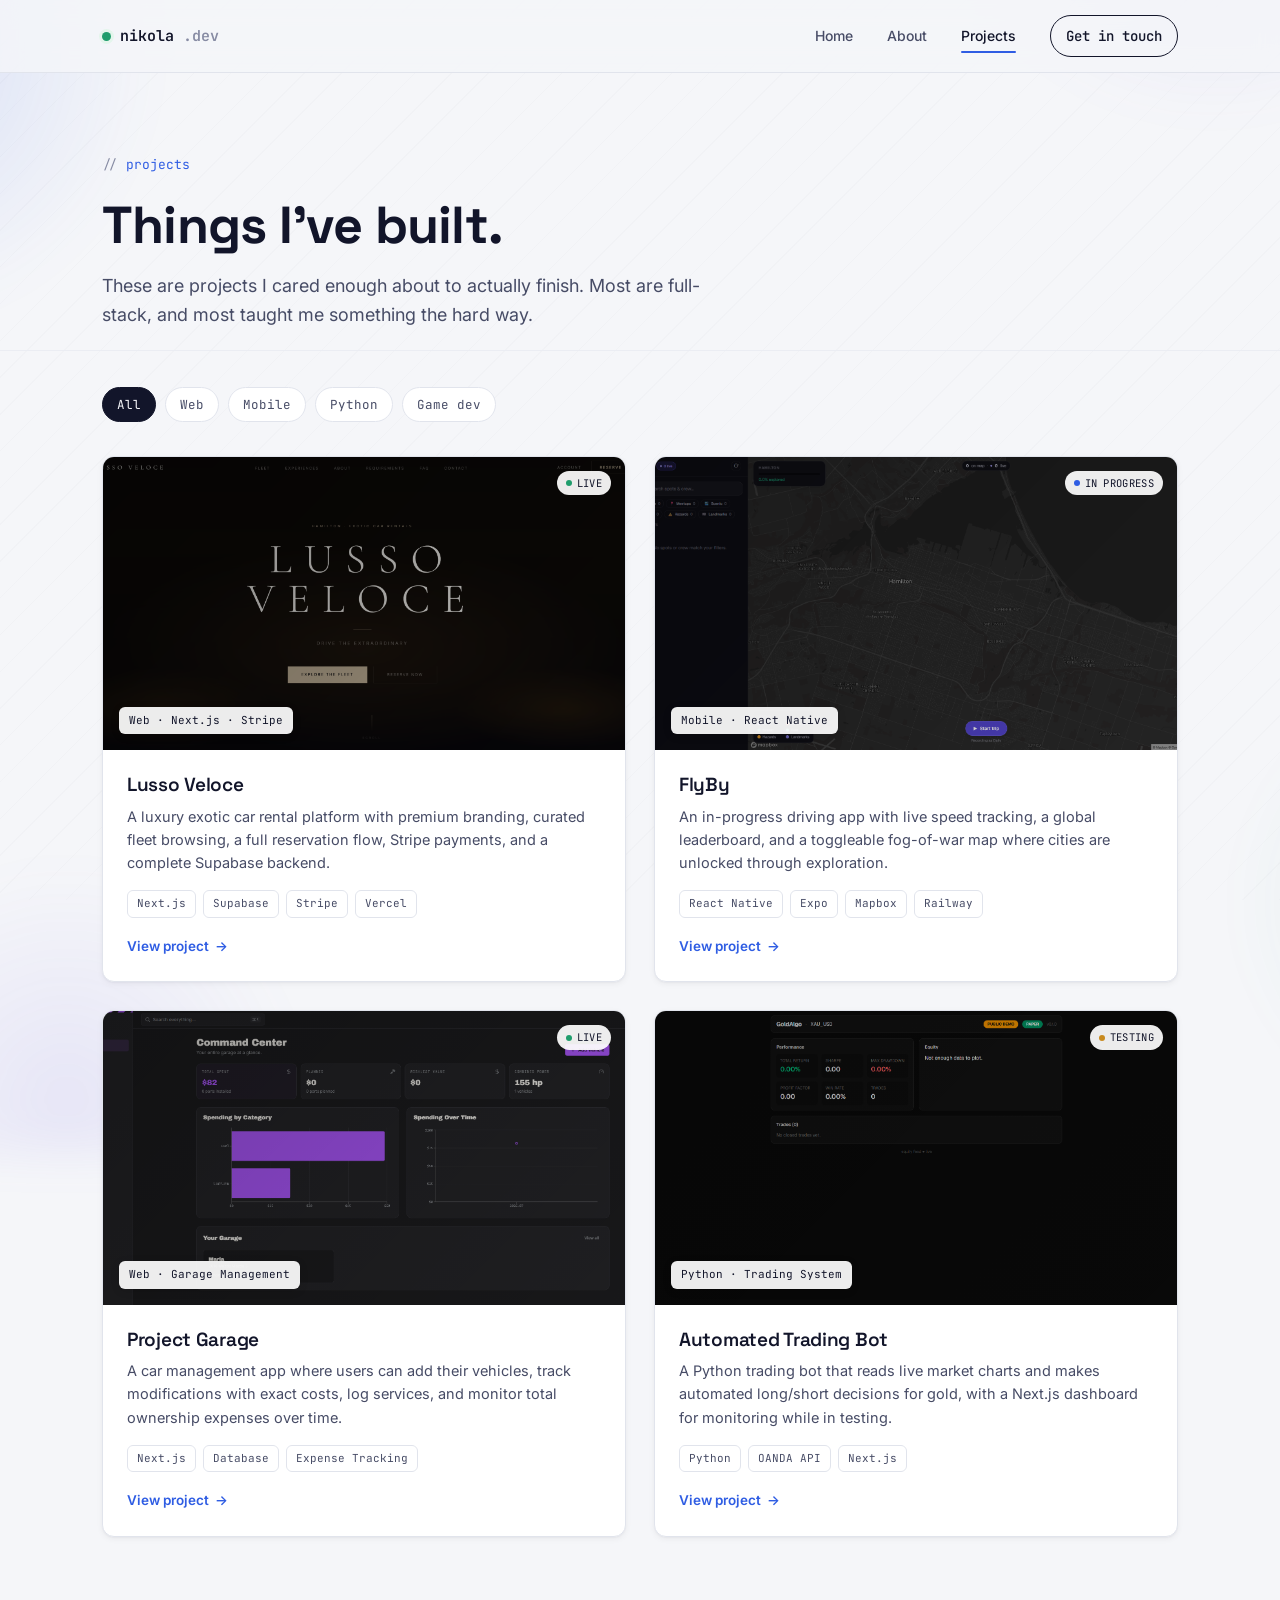
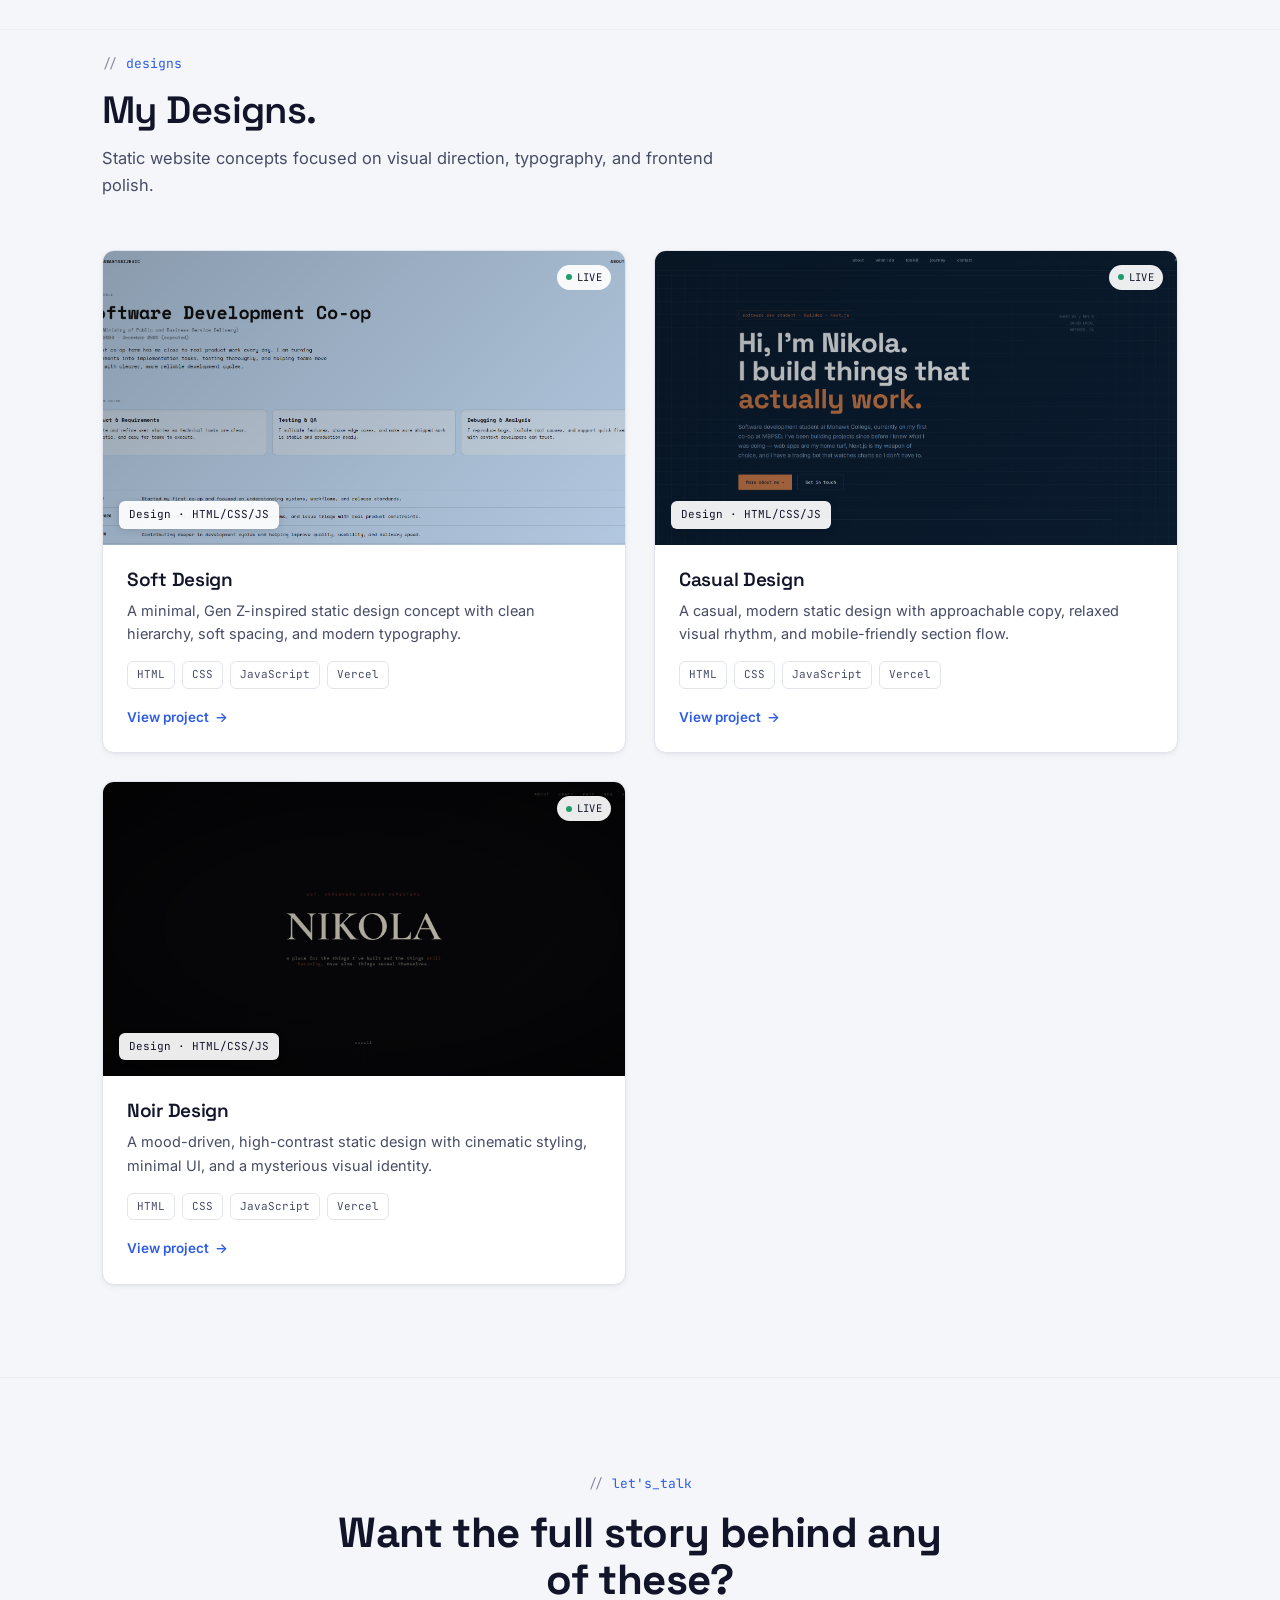
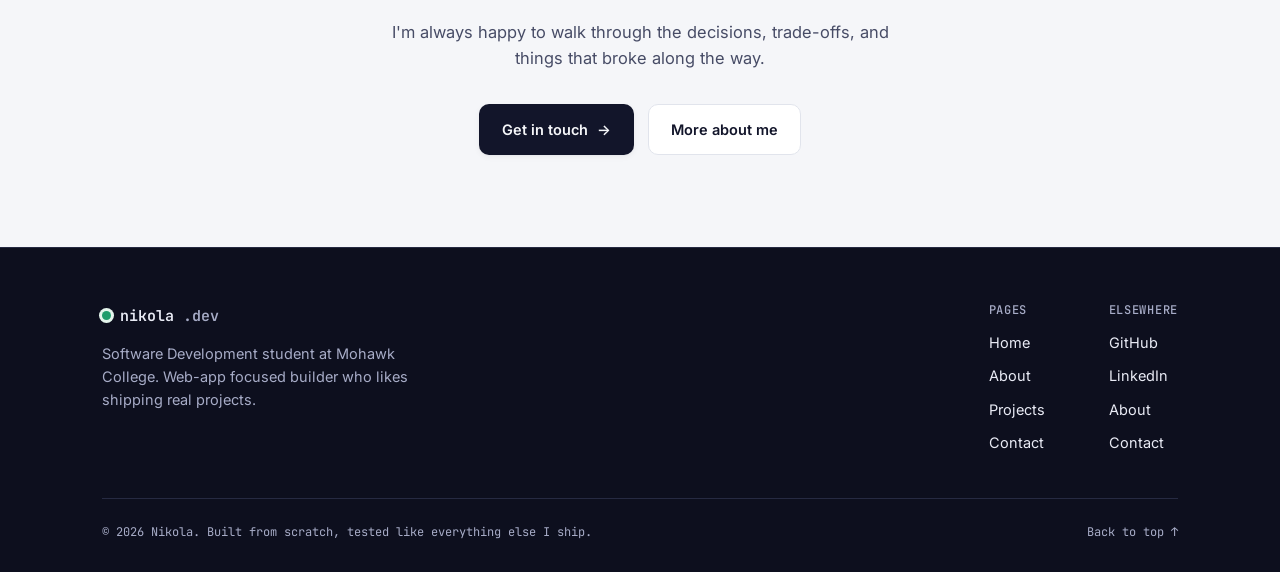
<file: projects.html>
<!DOCTYPE html>
<html lang="en">
<head>
<meta charset="UTF-8">
<meta name="viewport" content="width=device-width, initial-scale=1.0">
<title>Projects — Nikola Anastasijevic</title>
<meta name="description" content="Projects by Nikola Anastasijevic: web apps, mobile builds, and an automated trading bot using live chart data.">
<link rel="preconnect" href="https://fonts.googleapis.com">
<link rel="preconnect" href="https://fonts.gstatic.com" crossorigin>
<link href="https://fonts.googleapis.com/css2?family=Space+Grotesk:wght@400;500;600;700&family=Inter:wght@400;500;600&family=JetBrains+Mono:wght@400;500;600&display=swap" rel="stylesheet">
<link rel="stylesheet" href="assets/css/styles.css">
</head>
<body id="top">
<div class="page">

<!-- ===================== HEADER ===================== -->
<header class="site-header">
  <nav class="nav wrap">
    <a href="index.html" class="logo"><span class="dot"></span>nikola<span class="muted">.dev</span></a>
    <button class="nav-toggle mono" id="navToggle" aria-label="Toggle menu" aria-expanded="false">☰</button>
    <div class="nav-links" id="navLinks">
      <a href="index.html">Home</a>
      <a href="about.html">About</a>
      <a href="projects.html" class="active">Projects</a>
      <a href="contact.html" class="nav-cta">Get in touch</a>
    </div>
  </nav>
</header>

<main>

  <!-- ===================== PAGE HERO ===================== -->
  <section class="page-hero">
    <div class="wrap">
      <div class="eyebrow reveal">projects</div>
      <h1 class="reveal">Things I've built.</h1>
      <p class="lede reveal">These are projects I cared enough about to actually finish. Most are full-stack, and most taught me something the hard way.</p>
    </div>
  </section>

  <!-- ===================== PROJECTS ===================== -->
  <section style="padding-top:36px;">
    <div class="wrap">
      <div class="filter-bar reveal">
        <button class="filter-btn active" data-filter="all">All</button>
        <button class="filter-btn" data-filter="web">Web</button>
        <button class="filter-btn" data-filter="mobile">Mobile</button>
        <button class="filter-btn" data-filter="python">Python</button>
        <button class="filter-btn" data-filter="game">Game dev</button>
      </div>

      <div class="project-grid">

        <div class="project-card reveal" data-tags="web">
          <div class="project-thumb thumb-1">
            <span class="status live"><span class="d"></span>live</span>
            <span class="tag">Web · Next.js · Stripe</span>
          </div>
          <div class="project-body">
            <h3>Lusso Veloce</h3>
            <p>A luxury exotic car rental platform with premium branding, curated fleet browsing, a full reservation flow, Stripe payments, and a complete Supabase backend.</p>
            <div class="project-meta"><span>Next.js</span><span>Supabase</span><span>Stripe</span><span>Vercel</span></div>
            <a href="https://lusso-veloce.vercel.app" class="project-link" target="_blank" rel="noopener noreferrer">View project <span class="arr">→</span></a>
          </div>
        </div>

        <div class="project-card reveal" data-tags="mobile">
          <div class="project-thumb thumb-2">
            <span class="status build"><span class="d"></span>in progress</span>
            <span class="tag">Mobile · React Native</span>
          </div>
          <div class="project-body">
            <h3>FlyBy</h3>
            <p>An in-progress driving app with live speed tracking, a global leaderboard, and a toggleable fog-of-war map where cities are unlocked through exploration.</p>
            <div class="project-meta"><span>React Native</span><span>Expo</span><span>Mapbox</span><span>Railway</span></div>
            <a href="https://fly-by-rosy.vercel.app/" class="project-link" target="_blank" rel="noopener noreferrer">View project <span class="arr">→</span></a>
          </div>
        </div>

        <div class="project-card reveal" data-tags="web">
          <div class="project-thumb thumb-7">
            <span class="status live"><span class="d"></span>live</span>
            <span class="tag">Web · Garage Management</span>
          </div>
          <div class="project-body">
            <h3>Project Garage</h3>
            <p>A car management app where users can add their vehicles, track modifications with exact costs, log services, and monitor total ownership expenses over time.</p>
            <div class="project-meta"><span>Next.js</span><span>Database</span><span>Expense Tracking</span></div>
            <a href="https://project-garage-rose.vercel.app/" class="project-link" target="_blank" rel="noopener noreferrer">View project <span class="arr">→</span></a>
          </div>
        </div>

        <div class="project-card reveal" data-tags="python web">
          <div class="project-thumb thumb-3">
            <span class="status beta"><span class="d"></span>testing</span>
            <span class="tag">Python · Trading System</span>
          </div>
          <div class="project-body">
            <h3>Automated Trading Bot</h3>
            <p>A Python trading bot that reads live market charts and makes automated long/short decisions for gold, with a Next.js dashboard for monitoring while in testing.</p>
            <div class="project-meta"><span>Python</span><span>OANDA API</span><span>Next.js</span></div>
            <a href="https://tradebot-beta.vercel.app/" class="project-link" target="_blank" rel="noopener noreferrer">View project <span class="arr">→</span></a>
          </div>
        </div>

      </div>
    </div>
  </section>

  <!-- ===================== MY DESIGNS ===================== -->
  <section style="padding-top:20px;">
    <div class="wrap">
      <div class="section-head reveal">
        <div class="eyebrow">designs</div>
        <h2>My Designs.</h2>
        <p>Static website concepts focused on visual direction, typography, and frontend polish.</p>
      </div>

      <div class="project-grid">
        <div class="project-card reveal" data-tags="web">
          <div class="project-thumb thumb-8">
            <span class="status live"><span class="d"></span>live</span>
            <span class="tag">Design · HTML/CSS/JS</span>
          </div>
          <div class="project-body">
            <h3>Soft Design</h3>
            <p>A minimal, Gen Z-inspired static design concept with clean hierarchy, soft spacing, and modern typography.</p>
            <div class="project-meta"><span>HTML</span><span>CSS</span><span>JavaScript</span><span>Vercel</span></div>
            <a href="https://soft-design.vercel.app/index.html" class="project-link" target="_blank" rel="noopener noreferrer">View project <span class="arr">→</span></a>
          </div>
        </div>

        <div class="project-card reveal" data-tags="web">
          <div class="project-thumb thumb-9">
            <span class="status live"><span class="d"></span>live</span>
            <span class="tag">Design · HTML/CSS/JS</span>
          </div>
          <div class="project-body">
            <h3>Casual Design</h3>
            <p>A casual, modern static design with approachable copy, relaxed visual rhythm, and mobile-friendly section flow.</p>
            <div class="project-meta"><span>HTML</span><span>CSS</span><span>JavaScript</span><span>Vercel</span></div>
            <a href="https://casual-design-five.vercel.app/" class="project-link" target="_blank" rel="noopener noreferrer">View project <span class="arr">→</span></a>
          </div>
        </div>

        <div class="project-card reveal" data-tags="web">
          <div class="project-thumb thumb-10">
            <span class="status live"><span class="d"></span>live</span>
            <span class="tag">Design · HTML/CSS/JS</span>
          </div>
          <div class="project-body">
            <h3>Noir Design</h3>
            <p>A mood-driven, high-contrast static design with cinematic styling, minimal UI, and a mysterious visual identity.</p>
            <div class="project-meta"><span>HTML</span><span>CSS</span><span>JavaScript</span><span>Vercel</span></div>
            <a href="https://mysterious-design.vercel.app/" class="project-link" target="_blank" rel="noopener noreferrer">View project <span class="arr">→</span></a>
          </div>
        </div>
      </div>
    </div>
  </section>

  <!-- ===================== CTA BAND ===================== -->
  <section class="cta-band">
    <div class="wrap reveal">
      <div class="eyebrow center" style="justify-content:center;">let's_talk</div>
      <h2>Want the full story behind any of these?</h2>
      <p>I'm always happy to walk through the decisions, trade-offs, and things that broke along the way.</p>
      <div class="hero-actions">
        <a href="contact.html" class="btn btn-primary">Get in touch <span class="arr">→</span></a>
        <a href="about.html" class="btn btn-ghost">More about me</a>
      </div>
    </div>
  </section>

</main>

<!-- ===================== FOOTER ===================== -->
<footer class="site-footer">
  <div class="wrap">
    <div class="footer-top">
      <div class="footer-brand">
        <a href="index.html" class="logo"><span class="dot"></span>nikola<span class="muted">.dev</span></a>
        <p>Software Development student at Mohawk College. Web-app focused builder who likes shipping real projects.</p>
      </div>
      <div class="footer-cols">
        <div class="footer-col">
          <h4>Pages</h4>
          <a href="index.html">Home</a>
          <a href="about.html">About</a>
          <a href="projects.html">Projects</a>
          <a href="contact.html">Contact</a>
        </div>
        <div class="footer-col">
          <h4>Elsewhere</h4>
          <a href="https://github.com/Sirmira1" target="_blank" rel="noopener noreferrer">GitHub</a>
          <a href="https://www.linkedin.com/in/nikola-anastasijevic-a737632ba/" target="_blank" rel="noopener noreferrer">LinkedIn</a>
          <a href="about.html">About</a>
          <a href="contact.html">Contact</a>
        </div>
      </div>
    </div>
    <div class="footer-bottom">
      <span>© <span id="year">2026</span> Nikola. Built from scratch, tested like everything else I ship.</span>
      <a href="#top">Back to top ↑</a>
    </div>
  </div>
</footer>

</div>
<script src="assets/js/main.js"></script>
</body>
</html>
</file>
<file: assets/css/styles.css>
/* ============================================================
   Nikola — Portfolio
   Shared design system
   ------------------------------------------------------------
   Identity: software craftsmanship / QA engineer.
   Motifs: code-comment labels, test-pass badges, mono type.
   ============================================================ */

:root{
  /* Surfaces */
  --paper:        #F5F6F9;
  --paper-raised: #FFFFFF;
  --paper-sunken: #EEF0F5;

  /* Ink (text) */
  --ink:       #12152A;
  --ink-soft:  #474C66;
  --ink-faint: #868BA3;

  /* Dark surface (contrast sections) */
  --night:      #0D0F1E;
  --night-soft: #171A2E;
  --night-line: #262A42;
  --on-night:   #E9EBF5;
  --on-night-soft:#A7ACC7;

  /* Accents */
  --accent:      #2F5DE3;
  --accent-2:    #6D5AE6;
  --accent-soft: #E7ECFC;
  --accent-ink:  #1E44B8;

  --pass:      #1F9D6C;
  --pass-soft: #E4F5EC;

  --warn:      #C88A1E;
  --warn-soft: #FBF1DD;

  /* Lines */
  --line:      #E1E4EC;
  --line-soft: #EBEDF3;

  /* Shape */
  --radius:    12px;
  --radius-sm: 8px;
  --radius-lg: 18px;
  --maxw:      1140px;

  /* Elevation */
  --shadow-sm: 0 1px 2px rgba(18,21,42,.04), 0 2px 6px rgba(18,21,42,.05);
  --shadow-md: 0 6px 16px rgba(18,21,42,.06), 0 12px 32px rgba(18,21,42,.07);
  --shadow-lg: 0 18px 48px rgba(18,21,42,.12);

  /* Type */
  --font-display: 'Space Grotesk', sans-serif;
  --font-body:    'Inter', sans-serif;
  --font-mono:    'JetBrains Mono', monospace;
}

/* ---------- Reset ---------- */
*{ box-sizing:border-box; margin:0; padding:0; }
html{ scroll-behavior:smooth; -webkit-text-size-adjust:100%; }

@media (prefers-reduced-motion: reduce){
  html{ scroll-behavior:auto; }
  *{ animation-duration:.01ms !important; transition-duration:.01ms !important; scroll-behavior:auto !important; }
}

body{
  background:var(--paper);
  color:var(--ink);
  font-family:var(--font-body);
  font-size:16px;
  line-height:1.6;
  -webkit-font-smoothing:antialiased;
  text-rendering:optimizeLegibility;
  overflow-x:hidden;
  position:relative;
  background-color:var(--paper);
}

/* ---------- Ambient aurora backdrop (unique, no grid) ----------
   A soft, slowly drifting mesh of blurred accent glows that sits
   behind everything. Fixed so it feels like ambient depth, not a
   pattern that tiles. */
body::before{
  content:"";
  position:fixed; inset:-20vmax; z-index:-2; pointer-events:none;
  background-image:
    radial-gradient(38vmax 38vmax at 82% 6%,  rgba(109,90,230,.16), transparent 60%),
    radial-gradient(34vmax 34vmax at 8% 22%,  rgba(47,93,227,.14),  transparent 62%),
    radial-gradient(30vmax 30vmax at 96% 82%, rgba(31,157,108,.10), transparent 60%),
    radial-gradient(30vmax 30vmax at 18% 96%, rgba(109,90,230,.10), transparent 62%);
  filter:blur(20px);
  animation:aurora-drift 34s ease-in-out infinite alternate;
}

/* A whisper-fine diagonal sheen so plain areas aren't dead-flat,
   without reading as a grid. */
body::after{
  content:"";
  position:fixed; inset:0; z-index:-1; pointer-events:none;
  background-image:repeating-linear-gradient(
    -45deg,
    rgba(18,21,42,.015) 0, rgba(18,21,42,.015) 1px,
    transparent 1px, transparent 26px
  );
}

@keyframes aurora-drift{
  0%{   transform:translate3d(0,0,0)      scale(1);   }
  50%{  transform:translate3d(-2.5%,2%,0) scale(1.06); }
  100%{ transform:translate3d(2%,-1.5%,0) scale(1.03); }
}
@media (prefers-reduced-motion: reduce){
  body::before{ animation:none; }
}

h1,h2,h3,h4{
  font-family:var(--font-display);
  color:var(--ink);
  letter-spacing:-0.015em;
  line-height:1.12;
}

p{ color:var(--ink-soft); }
a{ color:inherit; text-decoration:none; }
img{ max-width:100%; display:block; }
.mono{ font-family:var(--font-mono); }

::selection{ background:var(--accent); color:#fff; }

/* ---------- Layout ---------- */
.wrap{ max-width:var(--maxw); margin:0 auto; padding:0 32px; }
@media (max-width:560px){ .wrap{ padding:0 20px; } }

.page{ min-height:100vh; display:flex; flex-direction:column; }
main{ flex:1 0 auto; }

section{ padding:92px 0; position:relative; }
section + section{ border-top:1px solid var(--line-soft); }

/* Dark contrast section */
.section-dark{
  background:var(--night);
  color:var(--on-night);
  border-top:1px solid var(--night-line) !important;
  overflow:hidden;
}
.section-dark h1,.section-dark h2,.section-dark h3,.section-dark h4{ color:var(--on-night); }
.section-dark p{ color:var(--on-night-soft); }
.section-dark::before{
  content:""; position:absolute; inset:0; pointer-events:none;
  background:
    radial-gradient(500px circle at 85% 20%, rgba(109,90,230,.22), transparent 60%),
    radial-gradient(460px circle at 10% 90%, rgba(47,93,227,.18), transparent 60%);
}
.section-dark > .wrap{ position:relative; z-index:1; }

/* ---------- Focus ---------- */
a:focus-visible, button:focus-visible, input:focus-visible, textarea:focus-visible{
  outline:2px solid var(--accent);
  outline-offset:3px;
  border-radius:4px;
}

/* ---------- Eyebrow (code-comment label) ---------- */
.eyebrow{
  font-family:var(--font-mono);
  font-size:13px;
  color:var(--accent);
  margin-bottom:14px;
  display:inline-flex; align-items:center; gap:8px;
}
.eyebrow::before{ content:"//"; color:var(--ink-faint); }
.section-dark .eyebrow{ color:#9FB2FF; }
.section-dark .eyebrow::before{ color:var(--on-night-soft); }

/* ---------- Section head ---------- */
.section-head{ max-width:660px; margin-bottom:52px; }
.section-head h2{ font-size:clamp(27px,3.4vw,38px); font-weight:600; }
.section-head p{ margin-top:14px; font-size:16.5px; }

/* ---------- Buttons ---------- */
.btn{
  font-size:14.5px; font-weight:600;
  padding:13px 22px; border-radius:10px;
  display:inline-flex; align-items:center; gap:9px;
  cursor:pointer; border:1px solid transparent;
  transition:transform .16s ease, background .16s ease, border-color .16s ease, box-shadow .16s ease, color .16s ease;
}
.btn .arr{ transition:transform .18s ease; }
.btn:hover .arr{ transform:translateX(3px); }

.btn-primary{ background:var(--ink); color:var(--paper); box-shadow:var(--shadow-sm); }
.btn-primary:hover{ background:var(--accent); transform:translateY(-2px); box-shadow:var(--shadow-md); }

.btn-ghost{ border-color:var(--line); color:var(--ink); background:var(--paper-raised); }
.btn-ghost:hover{ border-color:var(--ink); transform:translateY(-2px); box-shadow:var(--shadow-sm); }

.btn-light{ background:#fff; color:var(--ink); }
.btn-light:hover{ transform:translateY(-2px); box-shadow:var(--shadow-md); }

.btn-outline-light{ border-color:var(--night-line); color:var(--on-night); }
.btn-outline-light:hover{ border-color:var(--on-night); transform:translateY(-2px); }

/* ============================================================
   Header / Nav (shared)
   ============================================================ */
header.site-header{
  position:sticky; top:0; z-index:60;
  background:rgba(245,246,249,.82);
  backdrop-filter:blur(12px);
  border-bottom:1px solid var(--line);
}
nav.nav{
  display:flex; align-items:center; justify-content:space-between;
  height:72px;
}
.logo{
  font-family:var(--font-mono); font-weight:600; font-size:15px;
  display:flex; align-items:center; gap:9px; color:var(--ink);
}
.logo .dot{
  width:9px; height:9px; border-radius:50%;
  background:var(--pass);
  box-shadow:0 0 0 3px var(--pass-soft);
  animation:pulse 2.4s ease-in-out infinite;
}
@keyframes pulse{
  0%,100%{ box-shadow:0 0 0 3px var(--pass-soft); }
  50%{ box-shadow:0 0 0 5px rgba(31,157,108,.16); }
}
.logo .muted{ color:var(--ink-faint); }

.nav-links{ display:flex; align-items:center; gap:34px; }
.nav-links a{
  font-size:14px; color:var(--ink-soft); font-weight:500;
  position:relative; transition:color .15s ease;
}
.nav-links a:not(.nav-cta)::after{
  content:""; position:absolute; left:0; right:100%; bottom:-6px; height:2px;
  background:var(--accent); border-radius:2px; transition:right .22s ease;
}
.nav-links a:not(.nav-cta):hover{ color:var(--ink); }
.nav-links a:not(.nav-cta):hover::after{ right:0; }
.nav-links a.active{ color:var(--ink); }
.nav-links a.active:not(.nav-cta)::after{ right:0; }

.nav-cta{
  font-family:var(--font-mono); font-size:12.5px; font-weight:500;
  padding:9px 15px; border:1px solid var(--ink); border-radius:999px;
  color:var(--ink) !important; transition:background .16s ease, color .16s ease;
}
.nav-cta:hover{ background:var(--ink); color:var(--paper) !important; }
.nav-cta.active{ background:var(--ink); color:var(--paper) !important; }

.nav-toggle{
  display:none; background:none; border:none; cursor:pointer;
  font-size:20px; color:var(--ink);
}

@media (max-width:820px){
  .nav-links{
    position:fixed; top:72px; left:0; right:0;
    background:var(--paper-raised);
    border-bottom:1px solid var(--line);
    flex-direction:column; align-items:flex-start;
    padding:22px 32px; gap:20px;
    transform:translateY(-10px); opacity:0; pointer-events:none;
    transition:opacity .2s ease, transform .2s ease;
    box-shadow:var(--shadow-md);
  }
  .nav-links.open{ opacity:1; pointer-events:auto; transform:translateY(0); }
  .nav-toggle{ display:block; }
}

/* ============================================================
   Footer (shared)
   ============================================================ */
footer.site-footer{
  flex-shrink:0;
  background:var(--night);
  color:var(--on-night-soft);
  border-top:1px solid var(--night-line);
  padding:56px 0 30px;
}
.footer-top{
  display:flex; justify-content:space-between; gap:40px; flex-wrap:wrap;
  padding-bottom:34px; border-bottom:1px solid var(--night-line);
}
.footer-brand{ max-width:340px; }
.footer-brand .logo{ color:var(--on-night); margin-bottom:14px; }
.footer-brand .logo .muted{ color:var(--on-night-soft); }
.footer-brand p{ color:var(--on-night-soft); font-size:14.5px; }
.footer-cols{ display:flex; gap:64px; flex-wrap:wrap; }
.footer-col h4{
  font-family:var(--font-mono); font-size:12px; font-weight:500;
  text-transform:uppercase; letter-spacing:.06em; color:var(--on-night-soft);
  margin-bottom:14px;
}
.footer-col a{
  display:block; color:var(--on-night); font-size:14.5px; margin-bottom:10px;
  transition:color .15s ease;
}
.footer-col a:hover{ color:#9FB2FF; }
.footer-bottom{
  display:flex; justify-content:space-between; flex-wrap:wrap; gap:12px;
  padding-top:24px; font-family:var(--font-mono); font-size:12px;
  color:var(--on-night-soft);
}
.footer-bottom a:hover{ color:#9FB2FF; }

/* ============================================================
   Hero (home)
   ============================================================ */
.hero{ padding:104px 0 92px; }
.hero-grid{
  display:grid; grid-template-columns:1.12fr .88fr; gap:60px; align-items:center;
}
.hero-badge{
  display:inline-flex; align-items:center; gap:9px;
  font-family:var(--font-mono); font-size:12.5px; color:var(--ink-soft);
  background:var(--paper-raised); border:1px solid var(--line);
  padding:7px 13px; border-radius:999px; box-shadow:var(--shadow-sm);
  margin-bottom:24px;
}
.hero-badge .dot{ width:8px; height:8px; border-radius:50%; background:var(--pass); }
.hero h1{
  font-size:clamp(38px,5.2vw,62px); line-height:1.06; font-weight:700;
}
.hero h1 .accent{
  background:linear-gradient(120deg,var(--accent),var(--accent-2));
  -webkit-background-clip:text; background-clip:text; color:transparent;
}
.hero .lede{ margin-top:24px; font-size:18px; color:var(--ink-soft); max-width:540px; }
.hero-actions{ display:flex; gap:14px; margin-top:34px; flex-wrap:wrap; }

.hero-facts{ display:flex; gap:14px; margin-top:46px; flex-wrap:wrap; }
.fact{
  background:var(--paper-raised); border:1px solid var(--line);
  border-radius:var(--radius); padding:16px 20px; min-width:130px;
  box-shadow:var(--shadow-sm);
}
.fact .num{
  font-family:var(--font-display); font-size:28px; font-weight:700;
  background:linear-gradient(120deg,var(--ink),var(--accent));
  -webkit-background-clip:text; background-clip:text; color:transparent;
}
.fact .label{
  font-family:var(--font-mono); font-size:11px; color:var(--ink-faint);
  text-transform:uppercase; letter-spacing:.04em; margin-top:2px;
}

/* Hero terminal / status card */
.terminal{
  background:var(--night); border:1px solid var(--night-line);
  border-radius:var(--radius-lg); box-shadow:var(--shadow-lg);
  overflow:hidden; font-family:var(--font-mono);
}
.terminal-bar{
  display:flex; align-items:center; gap:8px;
  padding:13px 16px; border-bottom:1px solid var(--night-line);
  background:var(--night-soft);
}
.terminal-bar .tb{ width:11px; height:11px; border-radius:50%; }
.tb.r{ background:#FF5F57; } .tb.y{ background:#FEBC2E; } .tb.g{ background:#28C840; }
.terminal-bar .title{ margin-left:8px; font-size:12px; color:var(--on-night-soft); }
.terminal-body{ padding:20px 20px 22px; font-size:13px; line-height:1.9; }
.terminal-body .row{ color:var(--on-night); white-space:pre-wrap; }
.t-prompt{ color:#7CE0B0; } .t-key{ color:#9FB2FF; } .t-str{ color:#F2C879; } .t-com{ color:#6B7099; }
.terminal-body .cursor{
  display:inline-block; width:8px; height:15px; background:#7CE0B0;
  vertical-align:middle; margin-left:2px; animation:blink 1.05s steps(1) infinite;
}
@keyframes blink{ 50%{ opacity:0; } }

@media (max-width:900px){
  .hero-grid{ grid-template-columns:1fr; gap:44px; }
  .hero{ padding:72px 0 64px; }
}

/* ============================================================
   Cards / grids (reused across pages)
   ============================================================ */

/* Feature / highlight cards */
.card{
  background:var(--paper-raised); border:1px solid var(--line);
  border-radius:var(--radius); padding:26px;
  box-shadow:var(--shadow-sm);
  transition:transform .18s ease, box-shadow .18s ease, border-color .18s ease;
}
.card:hover{ transform:translateY(-4px); box-shadow:var(--shadow-md); border-color:#C9D0E4; }
.card .card-icon{
  width:44px; height:44px; border-radius:11px;
  display:flex; align-items:center; justify-content:center;
  background:var(--accent-soft); color:var(--accent); margin-bottom:16px;
}
.card h3{ font-size:18px; font-weight:600; }
.card p{ font-size:14.5px; margin-top:8px; }

.grid-3{ display:grid; grid-template-columns:repeat(3,1fr); gap:22px; }
.grid-2{ display:grid; grid-template-columns:repeat(2,1fr); gap:26px; }
@media (max-width:860px){ .grid-3{ grid-template-columns:1fr; } .grid-2{ grid-template-columns:1fr; } }

/* Quick facts list */
.quickfacts{ display:flex; flex-direction:column; border-top:1px solid var(--line); }
.quickfacts div{
  display:flex; justify-content:space-between; gap:16px; padding:15px 0;
  border-bottom:1px solid var(--line);
}
.quickfacts .k{
  font-family:var(--font-mono); font-size:12.5px; color:var(--ink-faint);
  text-transform:uppercase; letter-spacing:.04em;
}
.quickfacts .v{ font-size:14.5px; font-weight:500; text-align:right; }

/* ---------- Stack chips ---------- */
.stack-groups{ display:grid; grid-template-columns:repeat(2,1fr); gap:34px 56px; }
.stack-group h3{
  font-family:var(--font-mono); font-size:12.5px; font-weight:500; color:var(--ink-faint);
  text-transform:uppercase; letter-spacing:.05em; margin-bottom:16px;
  padding-bottom:10px; border-bottom:1px solid var(--line);
}
.chip-row{ display:flex; flex-wrap:wrap; gap:9px; }
.chip{
  display:inline-flex; align-items:center; gap:7px;
  font-family:var(--font-mono); font-size:12.5px; padding:7px 11px;
  background:var(--paper-raised); border:1px solid var(--line);
  border-radius:8px; color:var(--ink);
  transition:transform .14s ease, border-color .14s ease, box-shadow .14s ease;
}
.chip:hover{ transform:translateY(-2px); border-color:#C9D0E4; box-shadow:var(--shadow-sm); }
.chip.pass::before{ content:"✓"; color:var(--pass); font-weight:700; }
.chip.wip{ color:var(--ink-soft); border-style:dashed; }
.chip.wip::before{ content:"◌"; color:var(--accent); }
@media (max-width:640px){ .stack-groups{ grid-template-columns:1fr; } }

/* ---------- Timeline ---------- */
.timeline{ display:flex; flex-direction:column; }
.tl-item{
  display:grid; grid-template-columns:150px 1fr; gap:32px;
  padding:30px 0; border-bottom:1px solid var(--line); position:relative;
}
.tl-item:first-child{ padding-top:0; }
.tl-item:last-child{ border-bottom:none; }
.tl-date{ font-family:var(--font-mono); font-size:13px; color:var(--ink-faint); padding-top:3px; }
.tl-role{ font-size:17.5px; font-weight:600; }
.tl-org{ color:var(--accent); font-size:14.5px; font-weight:500; margin-top:3px; }
.tl-desc{ margin-top:11px; max-width:62ch; font-size:15px; }
.tl-tags{ display:flex; flex-wrap:wrap; gap:8px; margin-top:14px; }
.tl-tags span{
  font-family:var(--font-mono); font-size:11.5px; color:var(--accent-ink);
  background:var(--accent-soft); padding:4px 9px; border-radius:6px;
}
@media (max-width:600px){ .tl-item{ grid-template-columns:1fr; gap:8px; } }

/* ============================================================
   Project cards
   ============================================================ */
.project-grid{ display:grid; grid-template-columns:repeat(2,1fr); gap:28px; }
.project-card{
  background:var(--paper-raised); border:1px solid var(--line);
  border-radius:var(--radius); overflow:hidden; display:flex; flex-direction:column;
  box-shadow:var(--shadow-sm);
  transition:transform .2s ease, box-shadow .2s ease, border-color .2s ease;
}
.project-card:hover{ transform:translateY(-5px); box-shadow:var(--shadow-md); border-color:#C9D0E4; }
.project-thumb{
  aspect-ratio:16/9; position:relative;
  display:flex; align-items:flex-end; padding:16px; overflow:hidden;
}
.project-thumb .tag{
  position:relative; z-index:1;
  font-family:var(--font-mono); font-size:11px;
  background:rgba(255,255,255,.92); padding:5px 10px; border-radius:6px; color:var(--ink);
  box-shadow:0 2px 8px rgba(0,0,0,.12);
}
.project-thumb .status{
  position:absolute; top:14px; right:14px; z-index:1;
  font-family:var(--font-mono); font-size:10.5px; letter-spacing:.03em;
  padding:4px 9px; border-radius:999px; text-transform:uppercase;
  background:rgba(255,255,255,.92); color:var(--ink); display:flex; align-items:center; gap:5px;
}
.project-thumb .status .d{ width:6px; height:6px; border-radius:50%; }
.status.live .d{ background:var(--pass); }
.status.beta .d{ background:var(--warn); }
.status.build .d{ background:var(--accent); }
.thumb-1{
  background:
    linear-gradient(135deg, rgba(0,0,0,.48), rgba(0,0,0,.2)),
    url("../Screenshot 2026-07-02 223147.png") center / cover no-repeat;
}
.thumb-2{
  background:
    linear-gradient(135deg, rgba(0,0,0,.34), rgba(0,0,0,.14)),
    url("../Screenshot 2026-07-03 143349.png") center / cover no-repeat;
}
.thumb-3{
  background:
    linear-gradient(135deg, rgba(0,0,0,.34), rgba(0,0,0,.14)),
    url("../Screenshot 2026-07-03 135757.png") center / cover no-repeat;
}
.thumb-4{ background:linear-gradient(135deg,#241645,#5A3FC0); }
.thumb-5{ background:linear-gradient(135deg,#3A1220,#B0324F); }
.thumb-6{ background:linear-gradient(135deg,#10283A,#2A7BB0); }
.thumb-7{
  background:
    linear-gradient(135deg, rgba(0,0,0,.34), rgba(0,0,0,.14)),
    url("../Screenshot 2026-07-03 101118.png") center / cover no-repeat;
}
.thumb-8{
  background:
    linear-gradient(135deg, rgba(0,0,0,.32), rgba(0,0,0,.12)),
    url("../Screenshot 2026-07-03 095957.png") center / cover no-repeat;
}
.thumb-9{
  background:
    linear-gradient(135deg, rgba(0,0,0,.3), rgba(0,0,0,.1)),
    url("../Screenshot 2026-07-03 100054.png") center / cover no-repeat;
}
.thumb-10{
  background:
    linear-gradient(135deg, rgba(0,0,0,.36), rgba(0,0,0,.14)),
    url("../Screenshot 2026-07-03 100331.png") center / cover no-repeat;
}
.project-body{ padding:24px; display:flex; flex-direction:column; flex:1; }
.project-body h3{ font-size:19px; font-weight:600; }
.project-body p{ font-size:14.5px; margin-top:9px; }
.project-meta{ display:flex; flex-wrap:wrap; gap:7px; margin-top:16px; }
.project-meta span{
  font-family:var(--font-mono); font-size:11px; color:var(--ink-soft);
  border:1px solid var(--line); padding:4px 9px; border-radius:6px;
}
.project-link{
  margin-top:18px; font-size:13.5px; font-weight:600; color:var(--accent);
  display:inline-flex; align-items:center; gap:6px;
}
.project-link .arr{ transition:transform .18s ease; }
.project-card:hover .project-link .arr{ transform:translateX(3px); }
@media (max-width:760px){ .project-grid{ grid-template-columns:1fr; } }

/* Project filter bar */
.filter-bar{ display:flex; flex-wrap:wrap; gap:9px; margin-bottom:34px; }
.filter-btn{
  font-family:var(--font-mono); font-size:12.5px; cursor:pointer;
  padding:8px 14px; border-radius:999px; border:1px solid var(--line);
  background:var(--paper-raised); color:var(--ink-soft);
  transition:all .15s ease;
}
.filter-btn:hover{ border-color:var(--ink); color:var(--ink); }
.filter-btn.active{ background:var(--ink); border-color:var(--ink); color:var(--paper); }

/* Mini cards */
.mini-grid{ display:grid; grid-template-columns:repeat(3,1fr); gap:18px; }
.mini-card{
  border:1px solid var(--line); border-radius:var(--radius-sm); padding:20px;
  background:var(--paper-raised); box-shadow:var(--shadow-sm);
  transition:transform .16s ease, box-shadow .16s ease;
}
.mini-card:hover{ transform:translateY(-3px); box-shadow:var(--shadow-md); }
.mini-card .mono{ font-size:11px; color:var(--ink-faint); text-transform:uppercase; letter-spacing:.05em; }
.mini-card h4{ font-size:15px; font-weight:600; margin-top:6px; }
.mini-card p{ font-size:13px; margin-top:7px; }
@media (max-width:820px){ .mini-grid{ grid-template-columns:1fr; } }

/* ============================================================
   Page hero (interior pages)
   ============================================================ */
.page-hero{ padding:78px 0 20px; }
.page-hero h1{ font-size:clamp(34px,4.6vw,52px); font-weight:700; margin-top:6px; }
.page-hero .lede{ margin-top:18px; font-size:18px; color:var(--ink-soft); max-width:620px; }

/* ---------- About: portrait + story ---------- */
.about-hero-grid{ display:grid; grid-template-columns:1fr 380px; gap:56px; align-items:start; }
.portrait-frame{
  position:relative; aspect-ratio:4/5;
  background:linear-gradient(160deg,#EDF1FB 0%,#E4E9F7 60%,#DCE3F4 100%);
  border-radius:var(--radius-lg); border:1px solid var(--line);
  display:flex; align-items:center; justify-content:center; overflow:hidden;
  box-shadow:var(--shadow-md);
}
.portrait-photo{
  width:100%;
  height:100%;
  object-fit:cover;
  object-position:center;
}
.portrait-tag{
  position:absolute; top:16px; left:16px;
  background:var(--paper-raised); border:1px solid var(--line);
  border-radius:999px; padding:7px 12px 7px 10px;
  font-family:var(--font-mono); font-size:11.5px;
  display:flex; align-items:center; gap:6px; box-shadow:var(--shadow-sm);
}
.portrait-tag .dot{ width:7px; height:7px; border-radius:50%; background:var(--pass); }
.portrait-caption{
  position:absolute; bottom:0; left:0; right:0; padding:14px 16px;
  font-family:var(--font-mono); font-size:11px; color:var(--ink-faint);
  background:linear-gradient(0deg, rgba(255,255,255,.9), rgba(255,255,255,0));
}
.story p{ font-size:16.5px; margin-bottom:16px; max-width:60ch; }
.story p:first-of-type::first-letter{
  font-family:var(--font-display); font-weight:700; font-size:52px;
  float:left; line-height:.82; margin:6px 12px 0 0; color:var(--accent);
}
@media (max-width:860px){ .about-hero-grid{ grid-template-columns:1fr; } .portrait-frame{ max-width:320px; } }

/* ---------- "Beyond the code" personality cards ---------- */
.beyond-grid{ display:grid; grid-template-columns:repeat(4,1fr); gap:18px; }
.beyond-card{
  background:var(--night-soft); border:1px solid var(--night-line);
  border-radius:var(--radius); padding:22px;
}
.beyond-card .emoji{ font-size:22px; }
.beyond-card h4{ color:var(--on-night); font-size:15.5px; margin-top:12px; }
.beyond-card p{ color:var(--on-night-soft); font-size:13.5px; margin-top:7px; }
@media (max-width:900px){ .beyond-grid{ grid-template-columns:repeat(2,1fr); } }
@media (max-width:520px){ .beyond-grid{ grid-template-columns:1fr; } }

/* ---------- Principles list ---------- */
.principles{ display:flex; flex-direction:column; gap:2px; }
.principle{
  display:grid; grid-template-columns:52px 1fr; gap:20px; align-items:start;
  padding:24px 0; border-bottom:1px solid var(--line);
}
.principle:last-child{ border-bottom:none; }
.principle .no{
  font-family:var(--font-mono); font-size:14px; color:var(--accent);
  border:1px solid var(--accent-soft); background:var(--accent-soft);
  width:44px; height:44px; border-radius:11px;
  display:flex; align-items:center; justify-content:center;
}
.principle h4{ font-size:17px; font-weight:600; }
.principle p{ margin-top:6px; font-size:15px; max-width:66ch; }

/* ============================================================
   CTA band
   ============================================================ */
.cta-band{ text-align:center; }
.cta-band h2{ font-size:clamp(28px,4vw,42px); max-width:640px; margin:0 auto; }
.cta-band p{ margin:16px auto 0; max-width:520px; font-size:16.5px; }
.cta-band .hero-actions{ justify-content:center; margin-top:32px; }

/* ============================================================
   Contact page
   ============================================================ */
.contact-grid{ display:grid; grid-template-columns:1fr 1fr; gap:56px; align-items:start; }
.contact-channels{ display:flex; flex-direction:column; gap:14px; }
.channel{
  display:flex; align-items:center; gap:16px;
  background:var(--paper-raised); border:1px solid var(--line);
  border-radius:var(--radius); padding:18px 20px;
  box-shadow:var(--shadow-sm);
  transition:transform .16s ease, box-shadow .16s ease, border-color .16s ease;
}
.channel:hover{ transform:translateY(-3px); box-shadow:var(--shadow-md); border-color:#C9D0E4; }
.channel .ic{
  width:44px; height:44px; border-radius:11px; flex-shrink:0;
  display:flex; align-items:center; justify-content:center;
  background:var(--accent-soft); color:var(--accent);
}
.channel .meta{
  display:flex;
  align-items:baseline;
  gap:10px;
  flex-wrap:wrap;
}
.channel .meta .k{ font-family:var(--font-mono); font-size:11px; color:var(--ink-faint); text-transform:uppercase; letter-spacing:.05em; }
.channel .meta .v{ font-size:15px; font-weight:600; margin-top:0; }

.contact-form{
  background:var(--paper-raised); border:1px solid var(--line);
  border-radius:var(--radius-lg); padding:30px; box-shadow:var(--shadow-md);
}
.form-row{ margin-bottom:18px; }
.form-row label{
  display:block; font-family:var(--font-mono); font-size:12px; color:var(--ink-faint);
  text-transform:uppercase; letter-spacing:.05em; margin-bottom:8px;
}
.form-row input, .form-row textarea{
  width:100%; font-family:var(--font-body); font-size:15px; color:var(--ink);
  background:var(--paper); border:1px solid var(--line); border-radius:10px;
  padding:12px 14px; transition:border-color .15s ease, box-shadow .15s ease;
}
.form-row input:focus, .form-row textarea:focus{
  outline:none; border-color:var(--accent); box-shadow:0 0 0 3px var(--accent-soft);
}
.form-row textarea{ resize:vertical; min-height:130px; }
.form-note{ font-size:12.5px; color:var(--ink-faint); margin-top:6px; font-family:var(--font-mono); }
.form-status{ margin-top:14px; font-size:14px; font-weight:600; color:var(--pass); display:none; }
.form-status.show{ display:block; }
@media (max-width:820px){ .contact-grid{ grid-template-columns:1fr; gap:36px; } }

/* ============================================================
   Marquee (tech strip)
   ============================================================ */
.marquee{
  overflow:hidden; border-top:1px solid var(--line); border-bottom:1px solid var(--line);
  background:var(--paper-raised); padding:18px 0;
  -webkit-mask-image:linear-gradient(90deg, transparent, #000 8%, #000 92%, transparent);
  mask-image:linear-gradient(90deg, transparent, #000 8%, #000 92%, transparent);
}
.marquee-track{ display:flex; gap:44px; width:max-content; animation:scroll 32s linear infinite; }
.marquee:hover .marquee-track{ animation-play-state:paused; }
.marquee-track span{
  font-family:var(--font-mono); font-size:14px; color:var(--ink-soft);
  display:inline-flex; align-items:center; gap:44px; white-space:nowrap;
}
.marquee-track span::after{ content:"◆"; color:var(--ink-faint); font-size:8px; }
@keyframes scroll{ to{ transform:translateX(-50%); } }

/* ============================================================
   Scroll reveal
   ============================================================ */
.reveal{ opacity:0; transform:translateY(16px); transition:opacity .55s ease, transform .55s ease; }
.reveal.in{ opacity:1; transform:translateY(0); }
.reveal[data-delay="1"]{ transition-delay:.08s; }
.reveal[data-delay="2"]{ transition-delay:.16s; }
.reveal[data-delay="3"]{ transition-delay:.24s; }

/* ---------- Utilities ---------- */
.center{ text-align:center; }
.mt-0{ margin-top:0; }
.divider{ height:1px; background:var(--line); border:none; margin:0; }
.text-accent{ color:var(--accent); }
</file>
